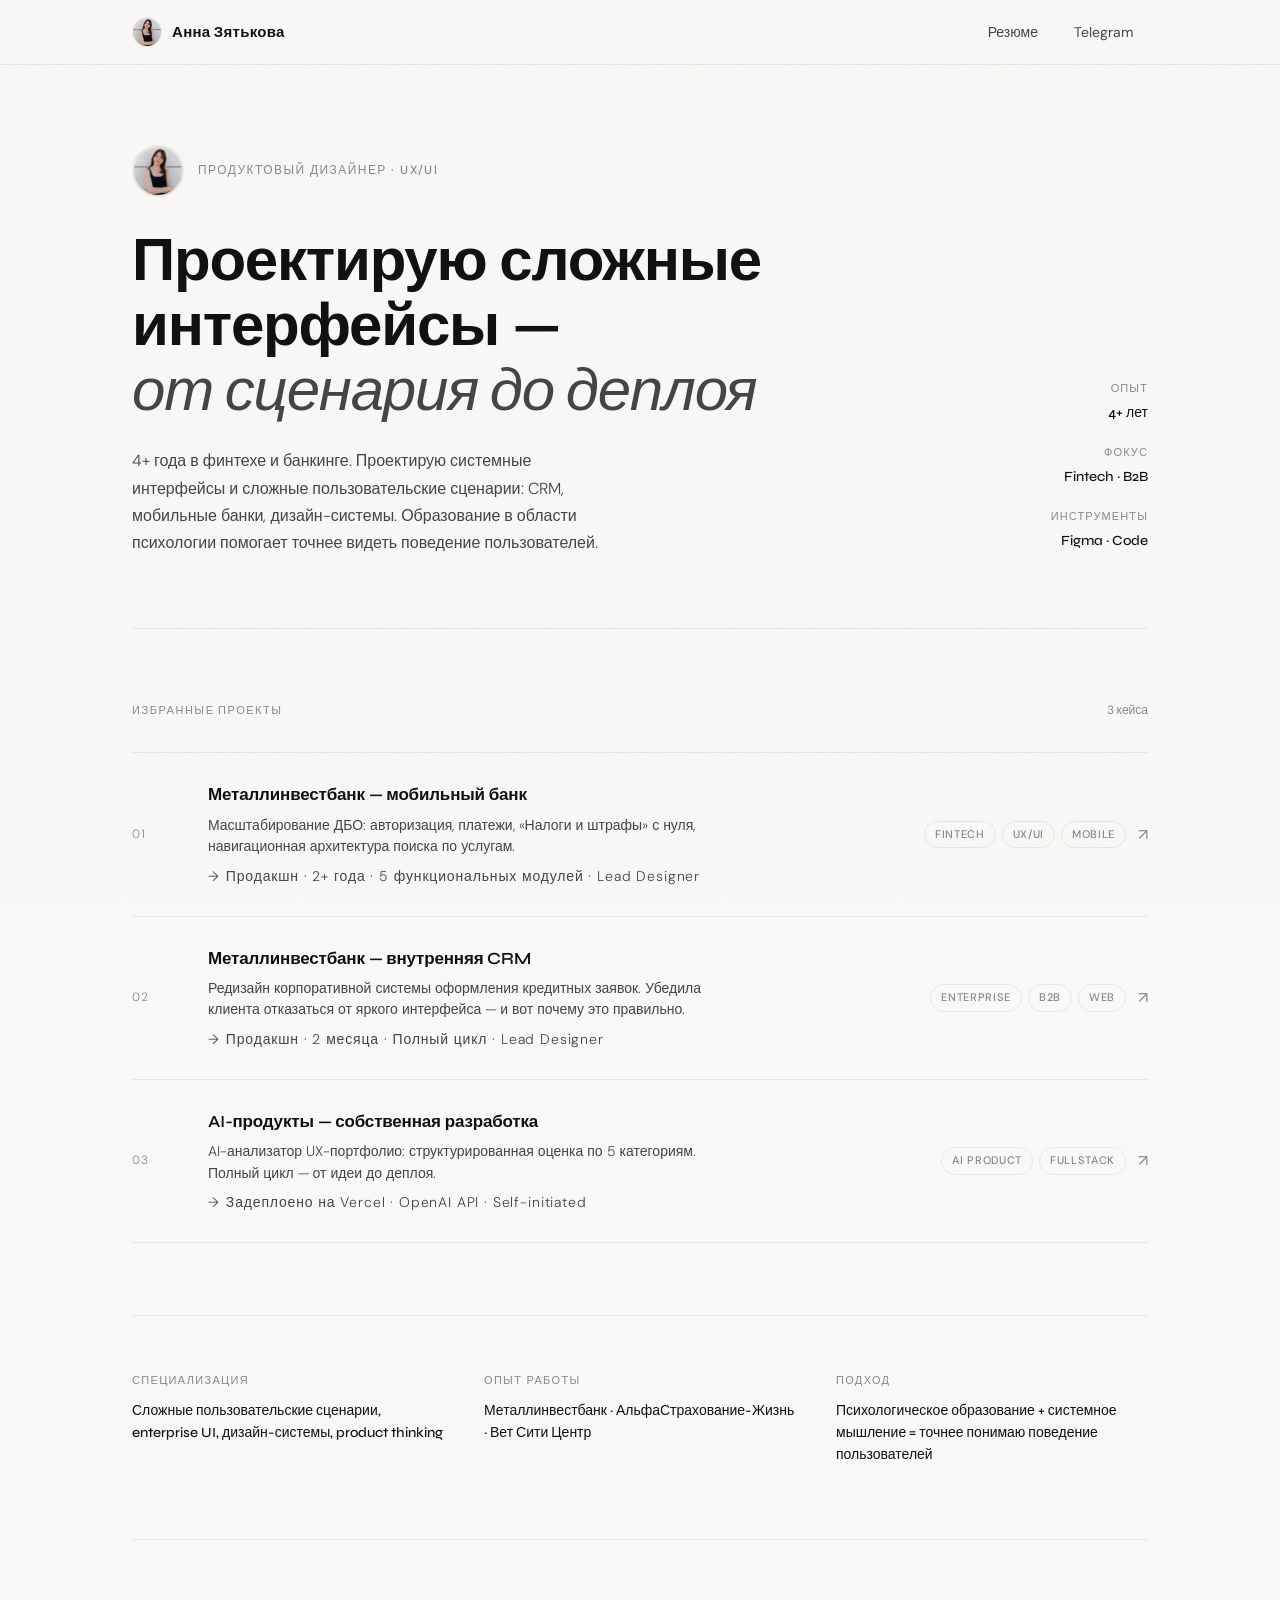
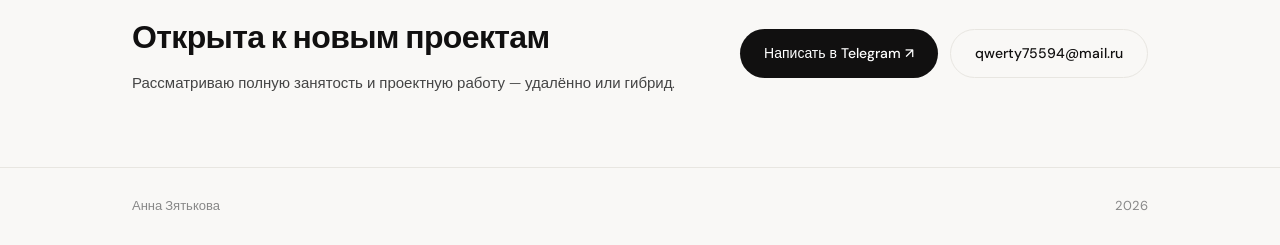
<file: index.html>
<!DOCTYPE html>
<html lang="ru">
<head>
<meta charset="UTF-8">
<meta name="viewport" content="width=device-width, initial-scale=1.0">
<title>Анна Зятькова — Продуктовый дизайнер</title>
<meta name="description" content="Продуктовый дизайнер с 4+ годами в финтехе и банкинге. Проектирую сложные интерфейсы, CRM-системы, мобильные приложения и дизайн-системы.">
<meta property="og:title" content="Анна Зятькова — Продуктовый дизайнер">
<meta property="og:description" content="Проектирую сложные интерфейсы — от пользовательского сценария до деплоя. Финтех, банкинг, enterprise UI.">
<meta property="og:type" content="website">
<meta property="og:url" content="https://product-designer-portfolio-gamma.vercel.app">
<meta property="og:image" content="https://product-designer-portfolio-gamma.vercel.app/assets/og-cover.png">
<meta name="twitter:card" content="summary_large_image">
<link rel="stylesheet" href="css/style.css">
<style>
/* ── HERO ── */
.hero {
  padding: 80px 0 72px;
  display: grid; grid-template-columns: 1fr auto;
  gap: 60px; align-items: end;
  border-bottom: 1px solid var(--border);
}
.hero-top { display: flex; align-items: center; gap: 14px; margin-bottom: 32px; }
.hero-avatar {
  width: 52px; height: 52px; border-radius: 50%; overflow: hidden;
  border: 2px solid var(--border); flex-shrink: 0; background: var(--border);
}
.hero-avatar img { width: 100%; height: 100%; object-fit: cover; display: block; }
.hero-label {
  font-size: 12px; font-weight: 500; letter-spacing: 0.12em;
  text-transform: uppercase; color: var(--ink-tertiary);
}
.hero h1 {
  font-family: var(--font-display); font-size: clamp(36px, 5vw, 60px);
  font-weight: 600; line-height: 1.08; letter-spacing: -0.02em;
  margin-bottom: 24px; color: var(--ink);
}
.hero h1 em { font-style: italic; font-weight: 400; color: var(--ink-secondary); }
.hero-desc {
  font-size: 16px; line-height: 1.7; color: var(--ink-secondary);
  max-width: 480px; font-weight: 300;
}
.hero-meta { display: flex; flex-direction: column; align-items: flex-end; gap: 20px; padding-bottom: 4px; }
.hero-meta-item { text-align: right; }
.hero-meta-label {
  font-size: 11px; letter-spacing: 0.1em; text-transform: uppercase;
  color: var(--ink-tertiary); margin-bottom: 4px;
}
.hero-meta-value { font-family: var(--font-display); font-size: 14px; font-weight: 500; color: var(--ink); }

/* ── SECTION ── */
.section { padding: 72px 0; }

/* ── PROJECT CARDS ── */
.projects { display: flex; flex-direction: column; border-top: 1px solid var(--border); }
.project-card {
  display: grid; grid-template-columns: 48px 1fr auto;
  gap: 28px; align-items: center; padding: 28px 0;
  border-bottom: 1px solid var(--border);
  text-decoration: none; color: var(--ink); transition: all 0.2s;
}
.project-card:hover {
  padding-left: 12px; padding-right: 12px; margin: 0 -12px;
  background: var(--surface); border-radius: var(--radius-md); border-color: transparent;
}
.project-num { font-size: 12px; color: var(--ink-tertiary); font-weight: 300; letter-spacing: 0.05em; }
.project-info h3 {
  font-family: var(--font-display); font-size: 17px; font-weight: 600;
  margin-bottom: 6px; letter-spacing: -0.01em;
}
.project-info p { font-size: 14px; color: var(--ink-secondary); font-weight: 300; line-height: 1.55; max-width: 500px; }
.project-fact {
  font-size: 11px; font-weight: 500; letter-spacing: 0.06em;
  color: var(--accent); margin-top: 8px; display: flex; align-items: center; gap: 6px;
}
.project-fact::before { content: '→'; }
.project-right { display: flex; align-items: center; gap: 12px; }
.project-tags { display: flex; gap: 6px; flex-wrap: wrap; justify-content: flex-end; }
.project-card:hover .tag { background: var(--card-hover); }
.arrow-icon { font-size: 16px; color: var(--ink-tertiary); transition: all 0.2s; }
.project-card:hover .arrow-icon { color: var(--ink); transform: translate(3px, -3px); }

/* ── ABOUT ── */
.about-strip {
  padding: 56px 0 72px; border-top: 1px solid var(--border);
  display: grid; grid-template-columns: 1fr 1fr 1fr; gap: 40px;
}
.about-item-label {
  font-size: 11px; font-weight: 500; letter-spacing: 0.12em;
  text-transform: uppercase; color: var(--ink-tertiary); margin-bottom: 10px;
}
.about-item-value { font-family: var(--font-display); font-size: 14px; font-weight: 500; color: var(--ink); line-height: 1.6; }

/* ── CTA / CONTACT ── */
.contact-strip {
  padding: 72px 0;
  border-top: 1px solid var(--border);
  display: flex; justify-content: space-between; align-items: center;
}
.contact-text h2 {
  font-family: var(--font-display); font-size: clamp(22px, 3vw, 32px);
  font-weight: 600; letter-spacing: -0.02em; margin-bottom: 8px;
}
.contact-text p { font-size: 15px; color: var(--ink-secondary); font-weight: 300; }
.contact-links { display: flex; gap: 12px; flex-shrink: 0; }
.contact-btn {
  display: inline-flex; align-items: center; gap: 8px;
  padding: 12px 24px; border-radius: var(--radius-sm); font-size: 14px; font-weight: 500;
  text-decoration: none; transition: all 0.2s;
}
.contact-btn.primary { background: var(--ink); color: #fff; }
.contact-btn.primary:hover { opacity: 0.85; transform: translateY(-1px); }
.contact-btn.secondary { border: 1px solid var(--border); color: var(--ink); }
.contact-btn.secondary:hover { background: var(--surface); border-color: var(--ink-secondary); }

/* ── RESPONSIVE ── */
@media (max-width: 768px) {
  .hero { grid-template-columns: 1fr; padding: 56px 0; gap: 32px; }
  .hero-meta { align-items: flex-start; flex-direction: row; flex-wrap: wrap; gap: 20px; }
  .hero-meta-item { text-align: left; }
  .project-card { grid-template-columns: 1fr auto; gap: 16px; }
  .project-num, .project-tags { display: none; }
  .about-strip { grid-template-columns: 1fr; gap: 24px; }
  .contact-strip { flex-direction: column; gap: 32px; align-items: flex-start; }
  .contact-links { flex-direction: column; width: 100%; }
  .contact-btn { justify-content: center; }
}
</style>
</head>
<body>

<header>
  <div class="wrap">
    <nav class="nav">
      <div class="nav-left">
        <div class="nav-photo">
          <img src="assets/photo.jpg" alt="Анна" loading="lazy">
        </div>
        <a href="index.html" class="logo">Анна Зятькова</a>
      </div>
      <div class="nav-links">
        <a href="https://hh.ru/resume/ab6c2427ff0cc336e70039ed1f374e78724d79" target="_blank" rel="noopener">Резюме</a>
        <a href="https://t.me/Avoktaiz" target="_blank" rel="noopener">Telegram</a>
      </div>
    </nav>
  </div>
</header>

<main>
  <div class="wrap">

    <section class="hero">
      <div class="hero-text">
        <div class="hero-top fade-1">
          <div class="hero-avatar">
            <img src="assets/photo.jpg" alt="Анна Зятькова">
          </div>
          <span class="hero-label">Продуктовый дизайнер · UX/UI</span>
        </div>
        <h1 class="fade-2">Проектирую сложные интерфейсы —<br><em>от сценария до деплоя</em></h1>
        <p class="hero-desc fade-3">4+ года в финтехе и банкинге. Проектирую системные интерфейсы и сложные пользовательские сценарии: CRM, мобильные банки, дизайн-системы. Образование в области психологии помогает точнее видеть поведение пользователей.</p>
      </div>
      <div class="hero-meta fade-4">
        <div class="hero-meta-item">
          <div class="hero-meta-label">Опыт</div>
          <div class="hero-meta-value">4+ лет</div>
        </div>
        <div class="hero-meta-item">
          <div class="hero-meta-label">Фокус</div>
          <div class="hero-meta-value">Fintech · B2B</div>
        </div>
        <div class="hero-meta-item">
          <div class="hero-meta-label">Инструменты</div>
          <div class="hero-meta-value">Figma · Code</div>
        </div>
      </div>
    </section>

    <section class="section">
      <div class="section-header">
        <span class="section-title">Избранные проекты</span>
        <span style="font-size:12px;color:var(--ink-tertiary);">3 кейса</span>
      </div>
      <div class="projects">
        <a href="mobile-bank.html" class="project-card fade-5">
          <span class="project-num">01</span>
          <div class="project-info">
            <h3>Металлинвестбанк — мобильный банк</h3>
            <p>Масштабирование ДБО: авторизация, платежи, «Налоги и штрафы» с нуля, навигационная архитектура поиска по услугам.</p>
            <p class="project-fact">Продакшн · 2+ года · 5 функциональных модулей · Lead Designer</p>
          </div>
          <div class="project-right">
            <div class="project-tags"><span class="tag">Fintech</span><span class="tag">UX/UI</span><span class="tag">Mobile</span></div>
            <span class="arrow-icon">↗</span>
          </div>
        </a>
        <a href="crm.html" class="project-card fade-6">
          <span class="project-num">02</span>
          <div class="project-info">
            <h3>Металлинвестбанк — внутренняя CRM</h3>
            <p>Редизайн корпоративной системы оформления кредитных заявок. Убедила клиента отказаться от яркого интерфейса — и вот почему это правильно.</p>
            <p class="project-fact">Продакшн · 2 месяца · Полный цикл · Lead Designer</p>
          </div>
          <div class="project-right">
            <div class="project-tags"><span class="tag">Enterprise</span><span class="tag">B2B</span><span class="tag">Web</span></div>
            <span class="arrow-icon">↗</span>
          </div>
        </a>
        <a href="ai-portfolio.html" class="project-card fade-7">
          <span class="project-num">03</span>
          <div class="project-info">
            <h3>AI-продукты — собственная разработка</h3>
            <p>AI-анализатор UX-портфолио: структурированная оценка по 5 категориям. Полный цикл — от идеи до деплоя.</p>
            <p class="project-fact">Задеплоено на Vercel · OpenAI API · Self-initiated</p>
          </div>
          <div class="project-right">
            <div class="project-tags"><span class="tag">AI Product</span><span class="tag">Fullstack</span></div>
            <span class="arrow-icon">↗</span>
          </div>
        </a>
      </div>
    </section>

    <div class="about-strip">
      <div class="about-item">
        <div class="about-item-label">Специализация</div>
        <div class="about-item-value">Сложные пользовательские сценарии, enterprise UI, дизайн-системы, product thinking</div>
      </div>
      <div class="about-item">
        <div class="about-item-label">Опыт работы</div>
        <div class="about-item-value">Металлинвестбанк · АльфаСтрахование-Жизнь · Вет Сити Центр</div>
      </div>
      <div class="about-item">
        <div class="about-item-label">Подход</div>
        <div class="about-item-value">Психологическое образование + системное мышление = точнее понимаю поведение пользователей</div>
      </div>
    </div>

    <div class="contact-strip">
      <div class="contact-text">
        <h2>Открыта к новым проектам</h2>
        <p>Рассматриваю полную занятость и проектную работу — удалённо или гибрид.</p>
      </div>
      <div class="contact-links">
        <a href="https://t.me/Avoktaiz" target="_blank" rel="noopener" class="contact-btn primary">Написать в Telegram ↗</a>
        <a href="mailto:qwerty75594@mail.ru" class="contact-btn secondary">qwerty75594@mail.ru</a>
      </div>
    </div>

  </div>
</main>

<footer>
  <div class="wrap">
    <div class="footer-inner">
      <span class="footer-name">Анна Зятькова</span>
      <span class="footer-copy">2026</span>
    </div>
  </div>
</footer>

</body>
</html>
                                                                                                                                                                                                                           
</file>
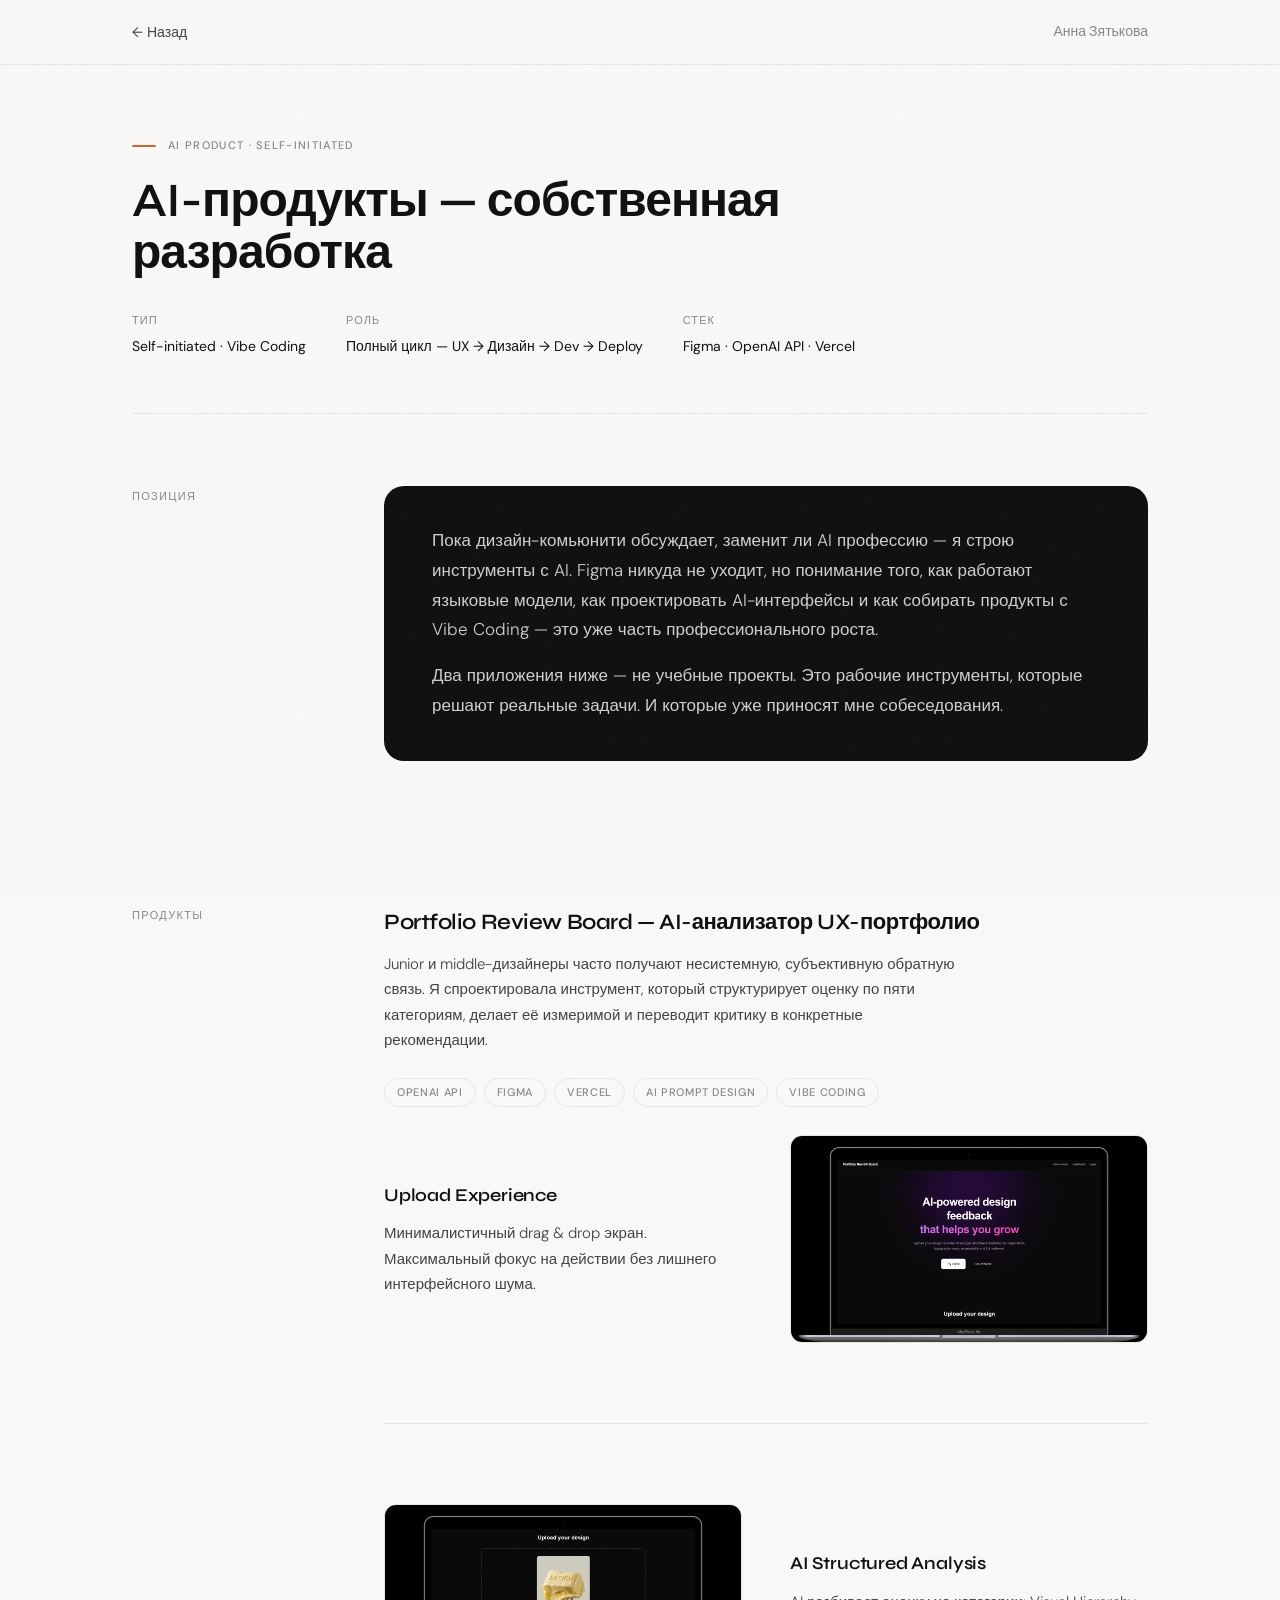
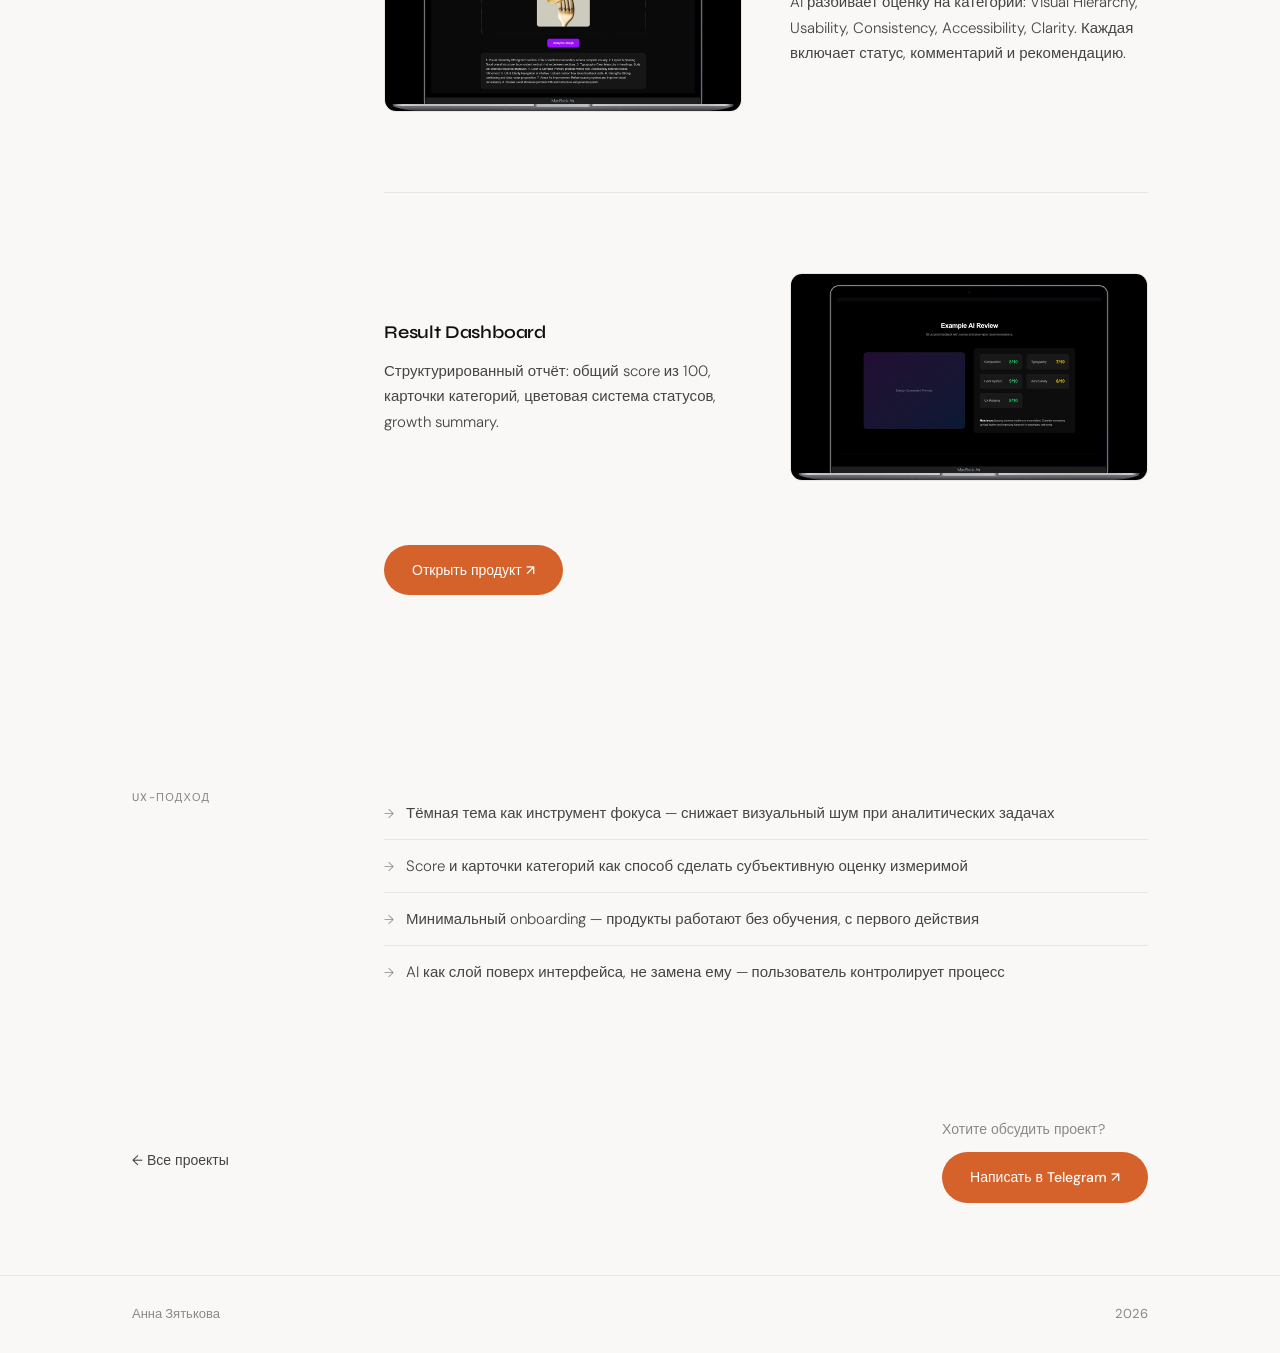
<file: ai-portfolio.html>
<!DOCTYPE html>
<html lang="ru">
<head>
<meta charset="UTF-8">
<meta name="viewport" content="width=device-width, initial-scale=1.0">
<title>AI-продукты — собственная разработка · Анна Зятькова</title>
<meta name="description" content="Два AI-приложения собственной разработки: анализатор UX-портфолио и трекер вакансий с чат-ассистентом. Полный цикл — UX, дизайн, разработка, деплой.">
<meta property="og:title" content="AI-продукты — собственная разработка">
<meta property="og:description" content="Дизайнер, который строит с AI — не ждёт, пока AI придёт в профессию.">
<meta property="og:image" content="https://product-designer-portfolio-gamma.vercel.app/assets/hero.jpg">
<link rel="stylesheet" href="css/style.css">
<style>
.pov-block {
  background: var(--ink);
  border-radius: 20px;
  padding: 40px 48px;
}
.pov-block p {
  font-size: 17px !important;
  line-height: 1.75 !important;
  color: rgba(255,255,255,0.8) !important;
  font-weight: 300 !important;
  margin-bottom: 0 !important;
}
.pov-block p + p { margin-top: 16px !important; }

.product-block {
  padding: 48px 0;
  border-top: 1px solid var(--border);
}
.product-block:first-child { border-top: none; padding-top: 0; }

.product-num {
  font-size: 11px; font-weight: 500; letter-spacing: 0.1em;
  text-transform: uppercase; color: var(--ink-tertiary); margin-bottom: 16px;
}
.product-title {
  font-family: var(--font-display); font-size: 22px; font-weight: 600;
  letter-spacing: -0.02em; margin-bottom: 12px; color: var(--ink);
}
.product-desc {
  font-size: 15px; line-height: 1.7; color: var(--ink-secondary);
  font-weight: 300; margin-bottom: 24px; max-width: 580px;
}
.tech-row { display: flex; flex-wrap: wrap; gap: 8px; margin-bottom: 28px; }
.tech-tag {
  font-size: 11px; font-weight: 500; letter-spacing: 0.06em;
  text-transform: uppercase; color: var(--ink-tertiary);
  background: var(--bg); border: 1px solid var(--border);
  padding: 5px 12px; border-radius: var(--radius-sm);
}
.case-note {
  font-size: 13px !important; color: var(--ink-tertiary) !important;
  font-style: italic; margin-top: 16px !important;
}
@media (max-width: 768px) {
  .pov-block { padding: 28px 24px; }
  .pov-block p { font-size: 15px !important; }
}
</style>
</head>
<body>

<header>
  <div class="wrap">
    <nav class="nav">
      <a href="index.html" class="back-link">← Назад</a>
      <a href="index.html" class="nav-brand">Анна Зятькова</a>
    </nav>
  </div>
</header>

<main>
<div class="wrap">

  <div class="case-header">
    <p class="case-label fade-1">AI Product · Self-initiated</p>
    <h1 class="fade-2">AI-продукты — собственная разработка</h1>
    <div class="case-meta-row fade-3">
      <div class="case-meta-item">
        <span class="case-meta-label">Тип</span>
        <span class="case-meta-value">Self-initiated · Vibe Coding</span>
      </div>
      <div class="case-meta-item">
        <span class="case-meta-label">Роль</span>
        <span class="case-meta-value">Полный цикл — UX → Дизайн → Dev → Deploy</span>
      </div>
      <div class="case-meta-item">
        <span class="case-meta-label">Стек</span>
        <span class="case-meta-value">Figma · OpenAI API · Vercel</span>
      </div>
    </div>
  </div>

  <div class="case-content">

    <div class="case-section">
      <div class="section-label">Позиция</div>
      <div class="section-body">
        <div class="pov-block">
          <p>Пока дизайн-комьюнити обсуждает, заменит ли AI профессию — я строю инструменты с AI. Figma никуда не уходит, но понимание того, как работают языковые модели, как проектировать AI-интерфейсы и как собирать продукты с Vibe Coding — это уже часть профессионального роста.</p>
          <p>Два приложения ниже — не учебные проекты. Это рабочие инструменты, которые решают реальные задачи. И которые уже приносят мне собеседования.</p>
        </div>
      </div>
    </div>

    <div class="case-section">
      <div class="section-label">Продукты</div>
      <div class="section-body">

        <div class="product-block">
          <div class="product-title">Portfolio Review Board — AI-анализатор UX-портфолио</div>
          <div class="product-desc">Junior и middle-дизайнеры часто получают несистемную, субъективную обратную связь. Я спроектировала инструмент, который структурирует оценку по пяти категориям, делает её измеримой и переводит критику в конкретные рекомендации.</div>
          <div class="tech-row">
            <span class="tech-tag">OpenAI API</span>
            <span class="tech-tag">Figma</span>
            <span class="tech-tag">Vercel</span>
            <span class="tech-tag">AI Prompt Design</span>
            <span class="tech-tag">Vibe Coding</span>
          </div>

          <div class="split-row" style="margin-top:0;">
            <div class="split-text">
              <h3>Upload Experience</h3>
              <p>Минималистичный drag & drop экран. Максимальный фокус на действии без лишнего интерфейсного шума.</p>
            </div>
            <div class="split-img">
              <img src="assets/upload.jpg" alt="Upload Screen" loading="lazy">
            </div>
          </div>

          <div class="split-row reverse">
            <div class="split-text">
              <h3>AI Structured Analysis</h3>
              <p>AI разбивает оценку на категории: Visual Hierarchy, Usability, Consistency, Accessibility, Clarity. Каждая включает статус, комментарий и рекомендацию.</p>
            </div>
            <div class="split-img">
              <img src="assets/analysis.jpg" alt="AI Analysis" loading="lazy">
            </div>
          </div>

          <div class="split-row">
            <div class="split-text">
              <h3>Result Dashboard</h3>
              <p>Структурированный отчёт: общий score из 100, карточки категорий, цветовая система статусов, growth summary.</p>
            </div>
            <div class="split-img">
              <img src="assets/dashboard.jpg" alt="Result Dashboard" loading="lazy">
            </div>
          </div>

          <div style="margin-top:32px;">
            <a href="https://portfolio-review-sand.vercel.app/" target="_blank" rel="noopener" class="cta-btn">Открыть продукт ↗</a>
          </div>
        </div>


      </div>
    </div>

    <div class="case-section">
      <div class="section-label">UX-подход</div>
      <div class="section-body">
        <ul class="result-list light">
          <li>Тёмная тема как инструмент фокуса — снижает визуальный шум при аналитических задачах</li>
          <li>Score и карточки категорий как способ сделать субъективную оценку измеримой</li>
          <li>Минимальный onboarding — продукты работают без обучения, с первого действия</li>
          <li>AI как слой поверх интерфейса, не замена ему — пользователь контролирует процесс</li>
        </ul>
      </div>
    </div>

  </div>

  <div class="case-footer">
    <a href="index.html" class="back-btn">← Все проекты</a>
    <a href="https://t.me/Avoktaiz" target="_blank" rel="noopener" style="text-decoration:none;">
      <p style="font-size:14px;color:var(--ink-tertiary);margin-bottom:12px;">Хотите обсудить проект?</p>
      <span class="cta-btn" style="margin-top:0;">Написать в Telegram ↗</span>
    </a>
  </div>

</div>
</main>

<footer>
  <div class="wrap">
    <div class="footer-inner">
      <span class="footer-name">Анна Зятькова</span>
      <span class="footer-copy">2026</span>
    </div>
  </div>
</footer>

</body>
</html>
                                                                                                                                                                                                                                                                                                                                                                                                                                                                                                                                                                                                                                                                                                                                                                                                                                                                                                                                                                                                                                                                                                                                                                                                                                                                                                                                                                                                                                                                                                                                                                                                                                                                                                                                                                                                                                                                                                                                                                                                         
</file>
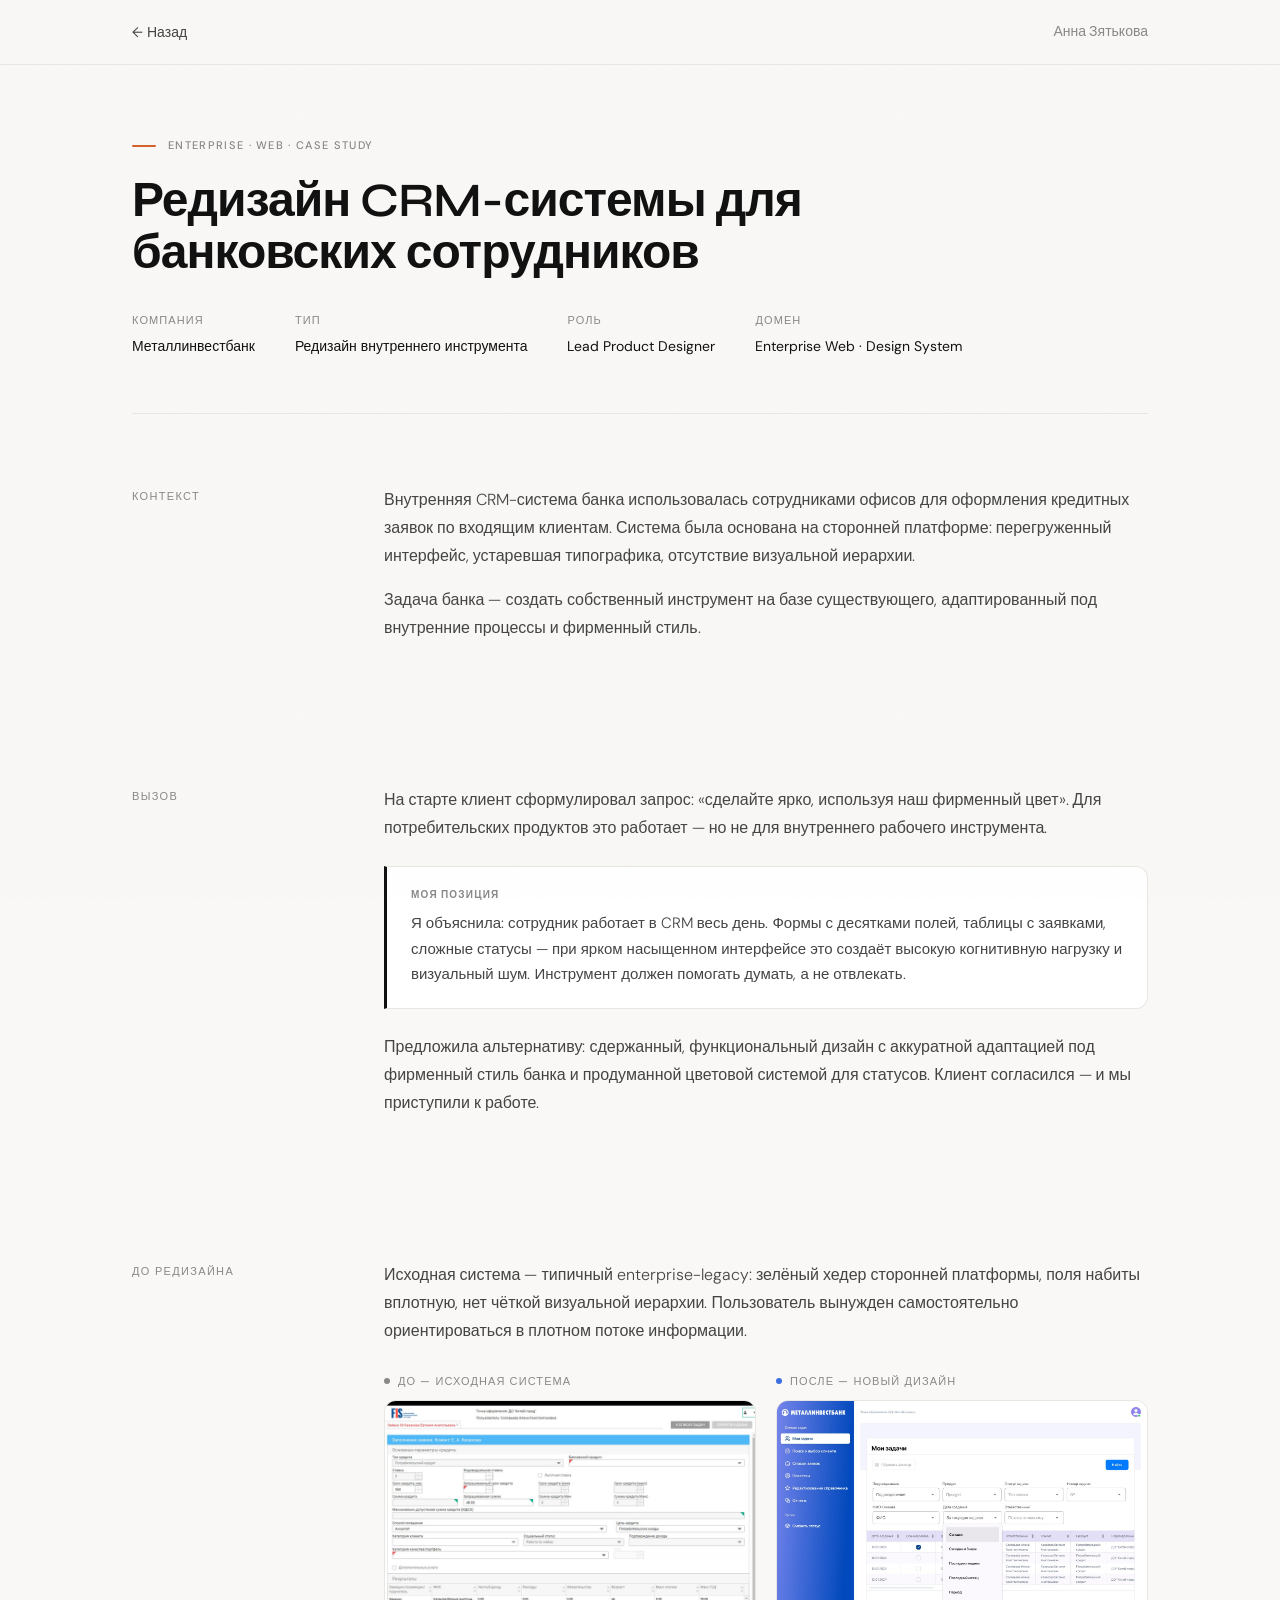
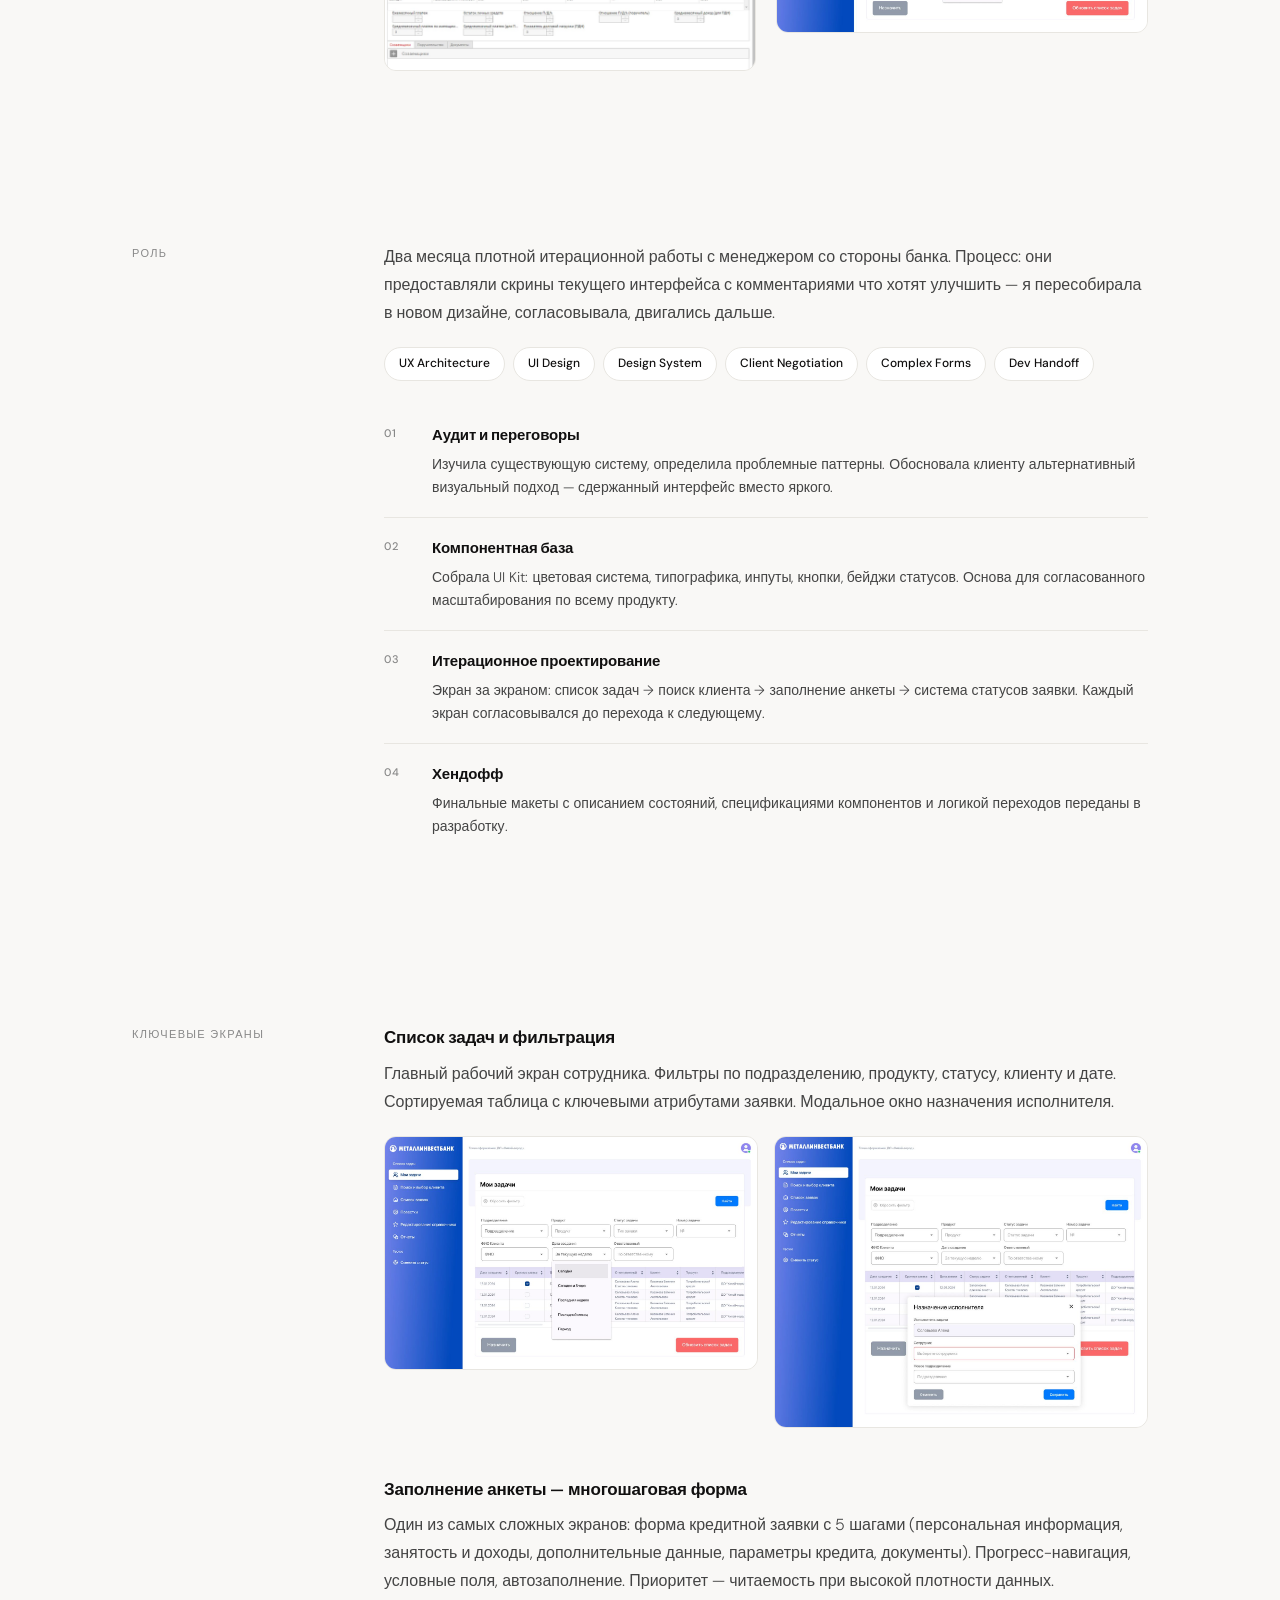
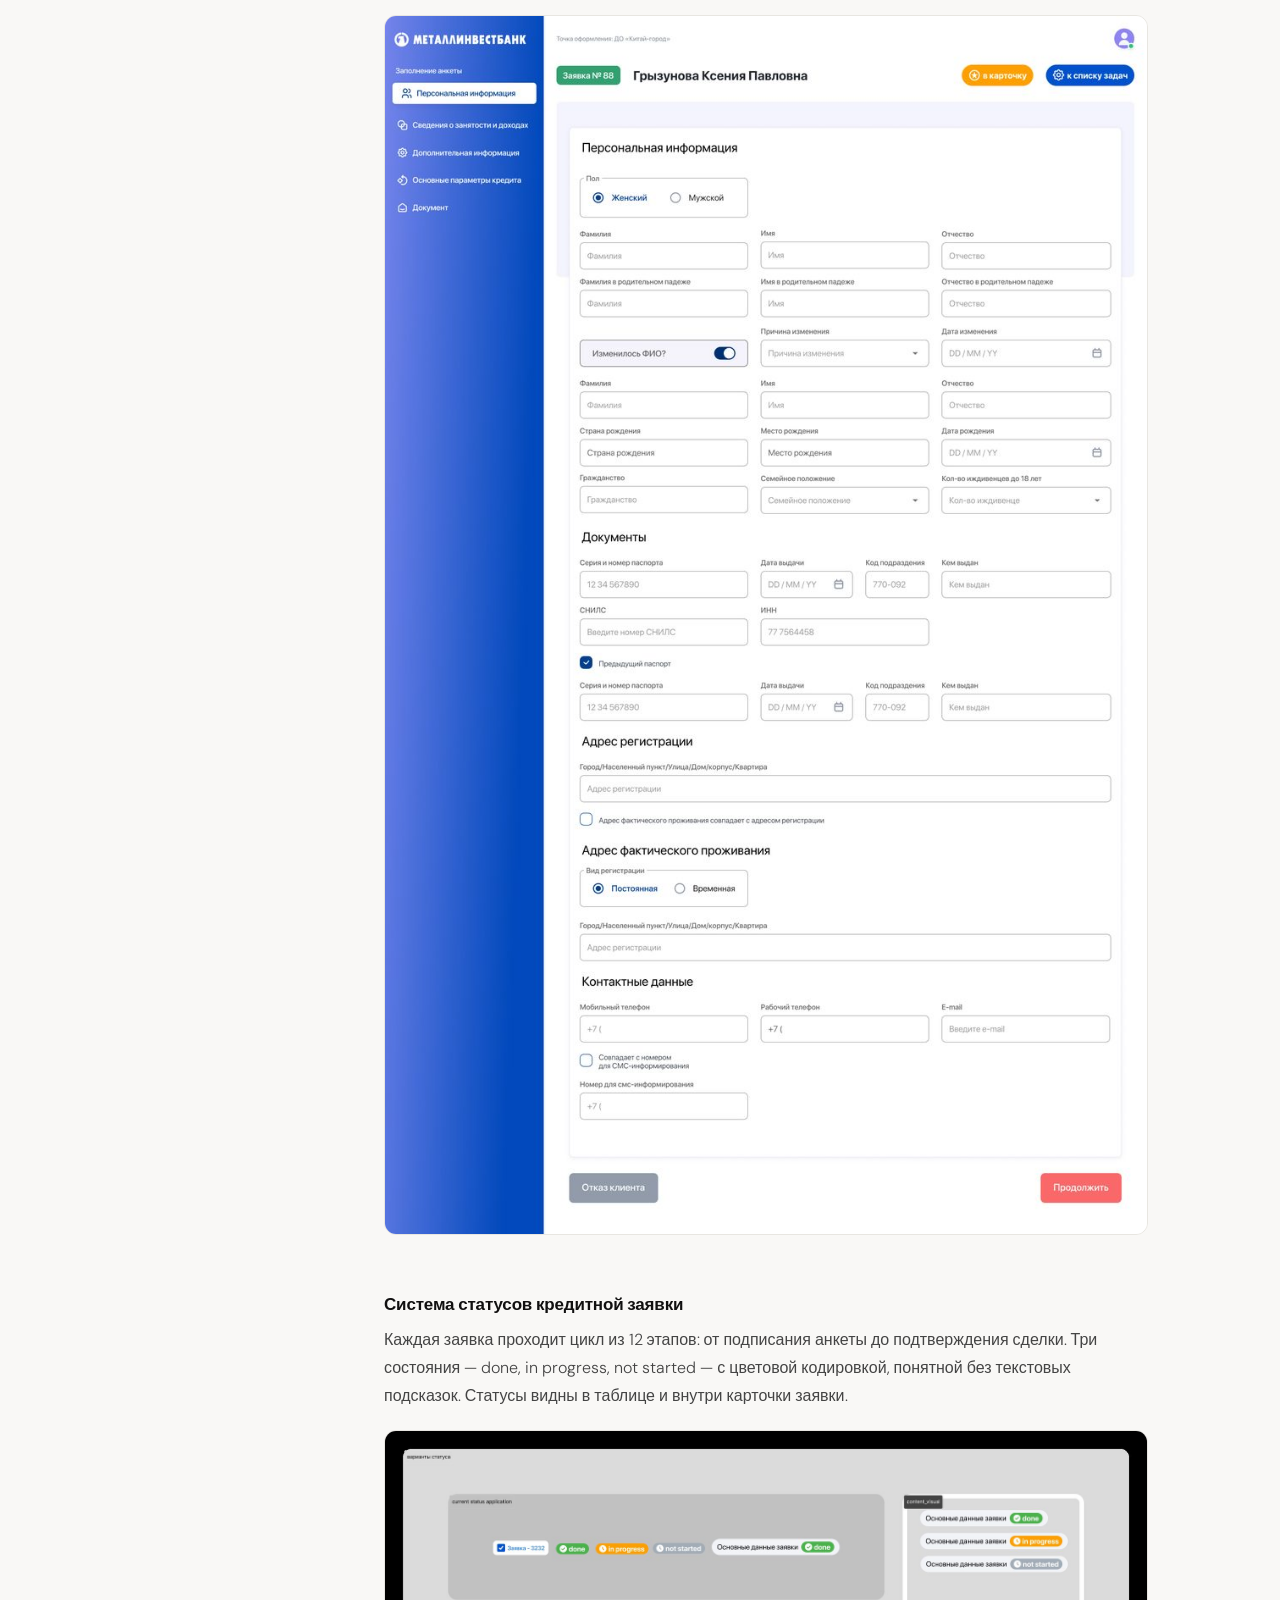
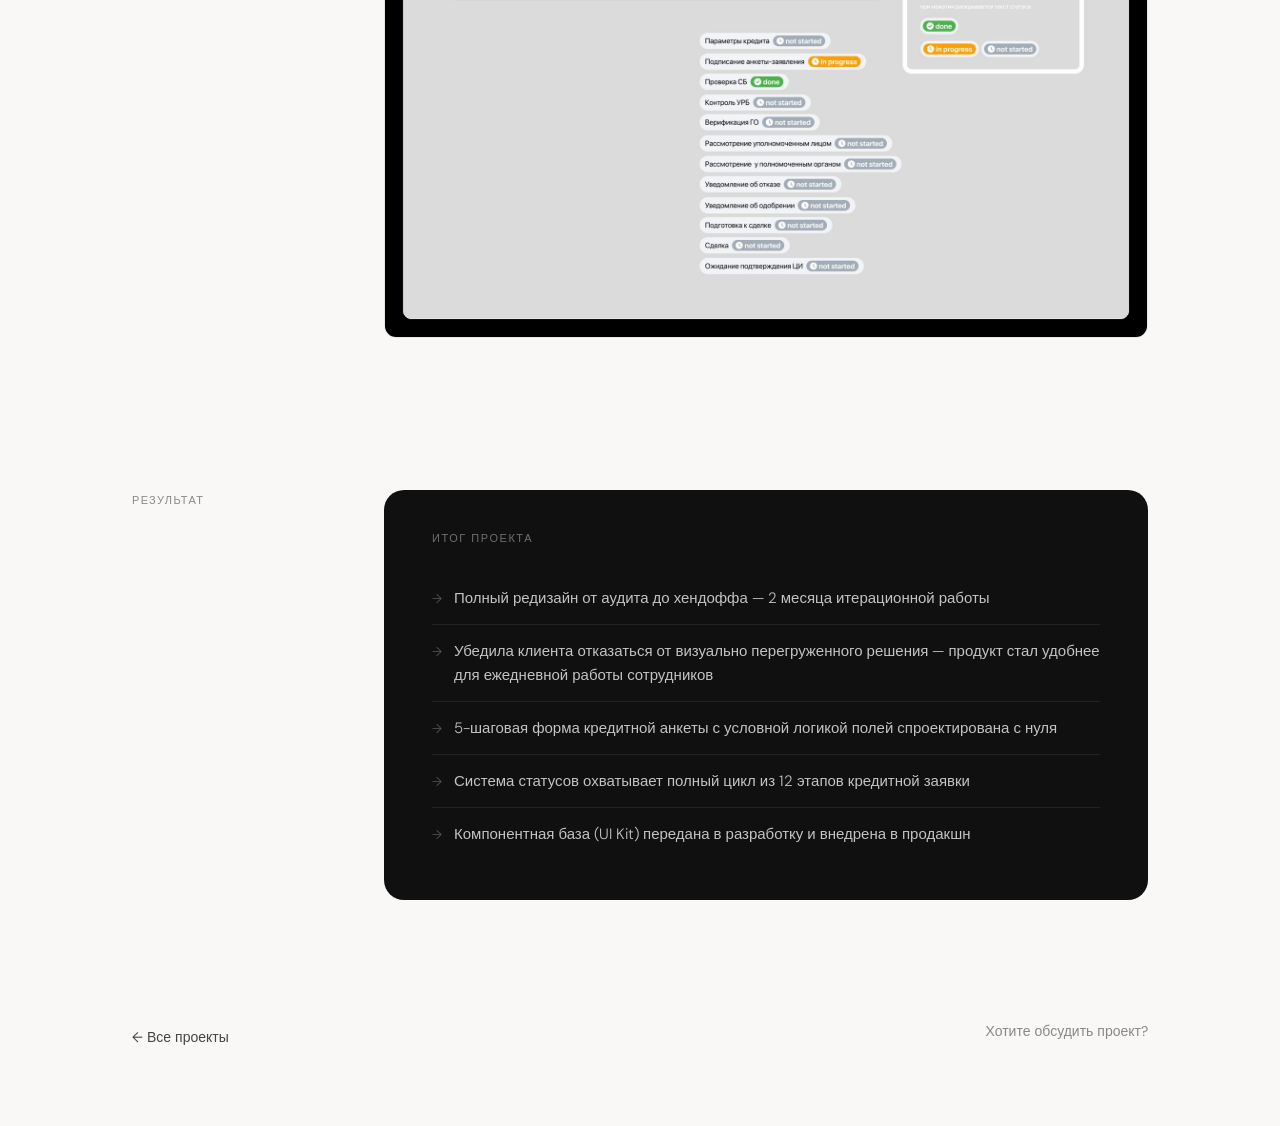
<file: crm.html>
<!DOCTYPE html>
<html lang="ru">
<head>
<meta charset="UTF-8">
<meta name="viewport" content="width=device-width, initial-scale=1.0">
<title>CRM Металлинвестбанк — редизайн · Анна Зятькова</title>
<meta name="description" content="Кейс: редизайн внутренней CRM-системы Металлинвестбанка для оформления кредитных заявок сотрудниками.">
<meta property="og:title" content="CRM Металлинвестбанк — редизайн внутренней системы">
<meta property="og:description" content="Enterprise UX: редизайн сложного банковского внутреннего инструмента. Убедила клиента отказаться от яркого интерфейса.">
<meta property="og:image" content="https://product-designer-portfolio-gamma.vercel.app/assets/crm-tasks.jpg">
<link rel="stylesheet" href="css/style.css">
<style>
/* ── BEFORE / AFTER ── */
.before-after {
  display: grid;
  grid-template-columns: 1fr 1fr;
  gap: 20px;
  margin: 28px 0;
}
.ba-item {}
.ba-label {
  font-size: 11px; font-weight: 500; letter-spacing: 0.1em;
  text-transform: uppercase; color: var(--ink-tertiary);
  margin-bottom: 10px; display: flex; align-items: center; gap: 8px;
}
.ba-label .ba-dot {
  width: 6px; height: 6px; border-radius: 50%; flex-shrink: 0;
}
.ba-dot.before { background: var(--ink-tertiary); }
.ba-dot.after  { background: #3B6FE0; }
.ba-item img {
  width: 100%; height: auto; border-radius: 12px;
  border: 1px solid var(--border); display: block;
}

/* ── INSIGHT BLOCK ── */
.insight-block {
  background: var(--surface);
  border: 1px solid var(--border);
  border-left: 3px solid var(--ink);
  border-radius: 0 12px 12px 0;
  padding: 20px 24px;
  margin: 24px 0;
}
.insight-block p {
  font-size: 15px !important;
  line-height: 1.7 !important;
  color: var(--ink-secondary) !important;
  font-weight: 300 !important;
  margin-bottom: 0 !important;
}
.insight-label {
  font-size: 10px; font-weight: 600; letter-spacing: 0.12em;
  text-transform: uppercase; color: var(--ink-tertiary);
  margin-bottom: 8px;
}

/* ── SCREENS GRID ── */
.screens-2 {
  display: grid;
  grid-template-columns: 1fr 1fr;
  gap: 16px;
  margin: 24px 0;
}
.screens-2 img {
  width: 100%; height: auto; border-radius: 12px;
  border: 1px solid var(--border); display: block;
}

/* ── PROCESS STEP ── */
.process-steps { margin: 24px 0; }
.process-step {
  display: flex; gap: 20px; padding: 18px 0;
  border-bottom: 1px solid var(--border);
}
.process-step:last-child { border-bottom: none; }
.step-num {
  font-size: 11px; font-weight: 500; letter-spacing: 0.06em;
  color: var(--ink-tertiary); min-width: 28px; padding-top: 2px;
}
.step-body h4 {
  font-family: var(--font-display); font-size: 15px; font-weight: 600;
  margin-bottom: 6px; letter-spacing: -0.01em;
}
.step-body p {
  font-size: 14px !important; line-height: 1.65 !important;
  color: var(--ink-secondary) !important; font-weight: 300 !important;
}

@media (max-width: 860px) {
  .before-after { grid-template-columns: 1fr; }
  .screens-2 { grid-template-columns: 1fr; }
}
</style>
</head>
<body>

<header>
  <div class="wrap">
    <nav class="nav">
      <a href="index.html" class="back-link">← Назад</a>
      <a href="index.html" class="nav-brand">Анна Зятькова</a>
    </nav>
  </div>
</header>

<main>
<div class="wrap">

  <div class="case-header">
    <p class="case-label fade-1">Enterprise · Web · Case Study</p>
    <h1 class="fade-2">Редизайн CRM-системы для банковских сотрудников</h1>
    <div class="case-meta-row fade-3">
      <div class="case-meta-item">
        <span class="case-meta-label">Компания</span>
        <span class="case-meta-value">Металлинвестбанк</span>
      </div>
      <div class="case-meta-item">
        <span class="case-meta-label">Тип</span>
        <span class="case-meta-value">Редизайн внутреннего инструмента</span>
      </div>
      <div class="case-meta-item">
        <span class="case-meta-label">Роль</span>
        <span class="case-meta-value">Lead Product Designer</span>
      </div>
      <div class="case-meta-item">
        <span class="case-meta-label">Домен</span>
        <span class="case-meta-value">Enterprise Web · Design System</span>
      </div>
    </div>
  </div>

  <div class="case-content">

    <div class="case-section">
      <div class="section-label">Контекст</div>
      <div class="section-body">
        <p>Внутренняя CRM-система банка использовалась сотрудниками офисов для оформления кредитных заявок по входящим клиентам. Система была основана на сторонней платформе: перегруженный интерфейс, устаревшая типографика, отсутствие визуальной иерархии.</p>
        <p>Задача банка — создать собственный инструмент на базе существующего, адаптированный под внутренние процессы и фирменный стиль.</p>
      </div>
    </div>

    <div class="case-section">
      <div class="section-label">Вызов</div>
      <div class="section-body">
        <p>На старте клиент сформулировал запрос: «сделайте ярко, используя наш фирменный цвет». Для потребительских продуктов это работает — но не для внутреннего рабочего инструмента.</p>

        <div class="insight-block">
          <div class="insight-label">Моя позиция</div>
          <p>Я объяснила: сотрудник работает в CRM весь день. Формы с десятками полей, таблицы с заявками, сложные статусы — при ярком насыщенном интерфейсе это создаёт высокую когнитивную нагрузку и визуальный шум. Инструмент должен помогать думать, а не отвлекать.</p>
        </div>

        <p>Предложила альтернативу: сдержанный, функциональный дизайн с аккуратной адаптацией под фирменный стиль банка и продуманной цветовой системой для статусов. Клиент согласился — и мы приступили к работе.</p>
      </div>
    </div>

    <div class="case-section">
      <div class="section-label">До редизайна</div>
      <div class="section-body">
        <p>Исходная система — типичный enterprise-legacy: зелёный хедер сторонней платформы, поля набиты вплотную, нет чёткой визуальной иерархии. Пользователь вынужден самостоятельно ориентироваться в плотном потоке информации.</p>
        <div class="before-after">
          <div class="ba-item">
            <div class="ba-label"><span class="ba-dot before"></span>До — исходная система</div>
            <img src="assets/crm-before.jpg" alt="CRM до редизайна" loading="lazy">
          </div>
          <div class="ba-item">
            <div class="ba-label"><span class="ba-dot after"></span>После — новый дизайн</div>
            <img src="assets/crm-tasks.jpg" alt="CRM после редизайна — список задач" loading="lazy">
          </div>
        </div>
      </div>
    </div>

    <div class="case-section">
      <div class="section-label">Роль</div>
      <div class="section-body">
        <p>Два месяца плотной итерационной работы с менеджером со стороны банка. Процесс: они предоставляли скрины текущего интерфейса с комментариями что хотят улучшить — я пересобирала в новом дизайне, согласовывала, двигались дальше.</p>
        <div class="role-tags">
          <span class="role-tag">UX Architecture</span>
          <span class="role-tag">UI Design</span>
          <span class="role-tag">Design System</span>
          <span class="role-tag">Client Negotiation</span>
          <span class="role-tag">Complex Forms</span>
          <span class="role-tag">Dev Handoff</span>
        </div>

        <div class="process-steps">
          <div class="process-step">
            <span class="step-num">01</span>
            <div class="step-body">
              <h4>Аудит и переговоры</h4>
              <p>Изучила существующую систему, определила проблемные паттерны. Обосновала клиенту альтернативный визуальный подход — сдержанный интерфейс вместо яркого.</p>
            </div>
          </div>
          <div class="process-step">
            <span class="step-num">02</span>
            <div class="step-body">
              <h4>Компонентная база</h4>
              <p>Собрала UI Kit: цветовая система, типографика, инпуты, кнопки, бейджи статусов. Основа для согласованного масштабирования по всему продукту.</p>
            </div>
          </div>
          <div class="process-step">
            <span class="step-num">03</span>
            <div class="step-body">
              <h4>Итерационное проектирование</h4>
              <p>Экран за экраном: список задач → поиск клиента → заполнение анкеты → система статусов заявки. Каждый экран согласовывался до перехода к следующему.</p>
            </div>
          </div>
          <div class="process-step">
            <span class="step-num">04</span>
            <div class="step-body">
              <h4>Хендофф</h4>
              <p>Финальные макеты с описанием состояний, спецификациями компонентов и логикой переходов переданы в разработку.</p>
            </div>
          </div>
        </div>
      </div>
    </div>

    <div class="case-section">
      <div class="section-label">Ключевые экраны</div>
      <div class="section-body">

        <div style="margin-bottom: 48px;">
          <h3 style="font-family:var(--font-display);font-size:17px;font-weight:600;margin-bottom:8px;letter-spacing:-0.01em;">Список задач и фильтрация</h3>
          <p>Главный рабочий экран сотрудника. Фильтры по подразделению, продукту, статусу, клиенту и дате. Сортируемая таблица с ключевыми атрибутами заявки. Модальное окно назначения исполнителя.</p>
          <div class="screens-2" style="margin-top:20px;">
            <img src="assets/crm-tasks.jpg" alt="Список задач" loading="lazy">
            <img src="assets/crm-tasks-modal.jpg" alt="Назначение исполнителя" loading="lazy">
          </div>
        </div>

        <div style="margin-bottom: 48px;">
          <h3 style="font-family:var(--font-display);font-size:17px;font-weight:600;margin-bottom:8px;letter-spacing:-0.01em;">Заполнение анкеты — многошаговая форма</h3>
          <p>Один из самых сложных экранов: форма кредитной заявки с 5 шагами (персональная информация, занятость и доходы, дополнительные данные, параметры кредита, документы). Прогресс-навигация, условные поля, автозаполнение. Приоритет — читаемость при высокой плотности данных.</p>
          <img src="assets/crm-form.jpg" alt="Форма анкеты — персональная информация" loading="lazy" style="border-radius:12px;border:1px solid var(--border);width:100%;margin-top:20px;">
        </div>

        <div>
          <h3 style="font-family:var(--font-display);font-size:17px;font-weight:600;margin-bottom:8px;letter-spacing:-0.01em;">Система статусов кредитной заявки</h3>
          <p>Каждая заявка проходит цикл из 12 этапов: от подписания анкеты до подтверждения сделки. Три состояния — done, in progress, not started — с цветовой кодировкой, понятной без текстовых подсказок. Статусы видны в таблице и внутри карточки заявки.</p>
          <img src="assets/crm-status.jpg" alt="Система статусов заявки" loading="lazy" style="border-radius:12px;border:1px solid var(--border);width:100%;margin-top:20px;">
        </div>

      </div>
    </div>

    <div class="case-section">
      <div class="section-label">Результат</div>
      <div class="section-body">
        <div class="result-card">
          <div class="result-kicker">Итог проекта</div>
          <ul class="result-list">
            <li>Полный редизайн от аудита до хендоффа — 2 месяца итерационной работы</li>
            <li>Убедила клиента отказаться от визуально перегруженного решения — продукт стал удобнее для ежедневной работы сотрудников</li>
            <li>5-шаговая форма кредитной анкеты с условной логикой полей спроектирована с нуля</li>
            <li>Система статусов охватывает полный цикл из 12 этапов кредитной заявки</li>
            <li>Компонентная база (UI Kit) передана в разработку и внедрена в продакшн</li>
          </ul>
        </div>
      </div>
    </div>

  </div>

  <div class="case-footer">
    <a href="index.html" class="back-btn">← Все проекты</a>
    <a href="https://t.me/Avoktaiz" target="_blank" rel="noopener" style="text-decoration:none;">
      <p style="font-size:14px;color:var(--ink-tertiary);margin-bottom:12px;">Хотите обсудить проект?</p>
      <span cla
</file>
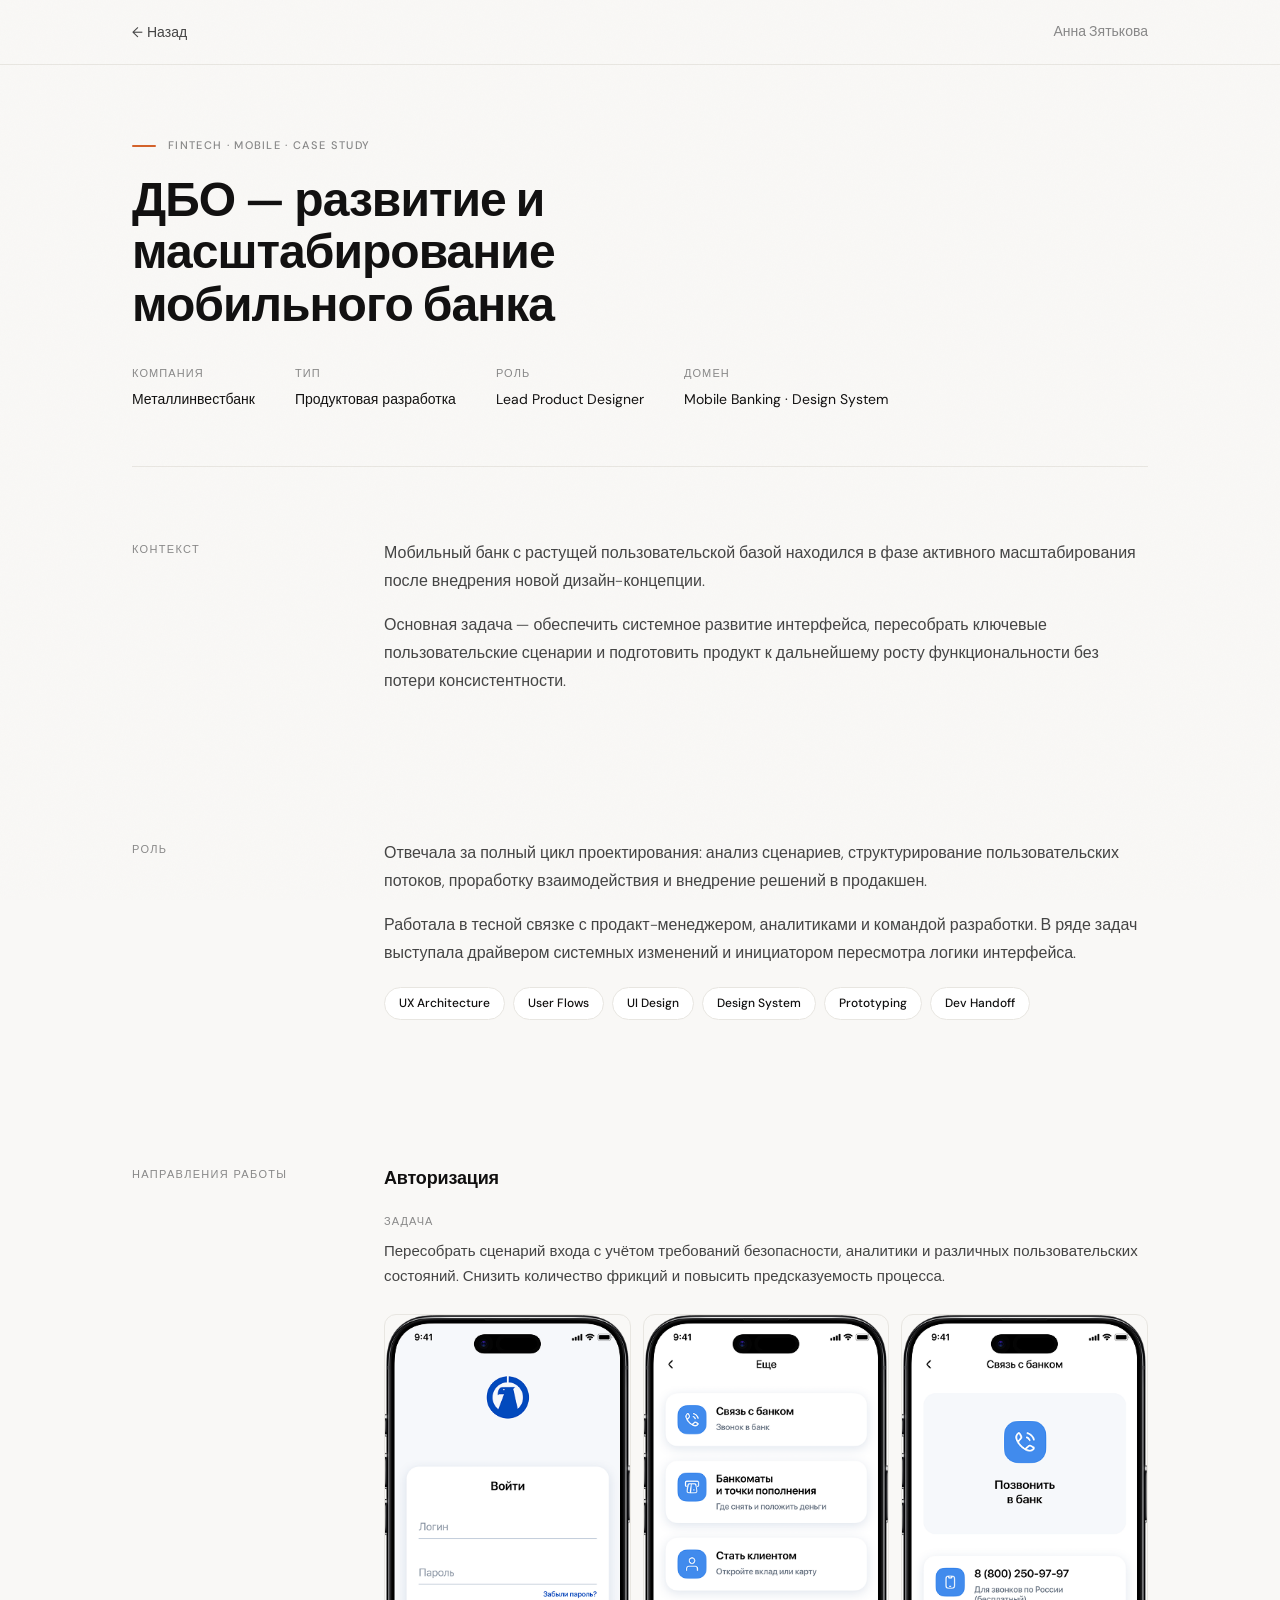
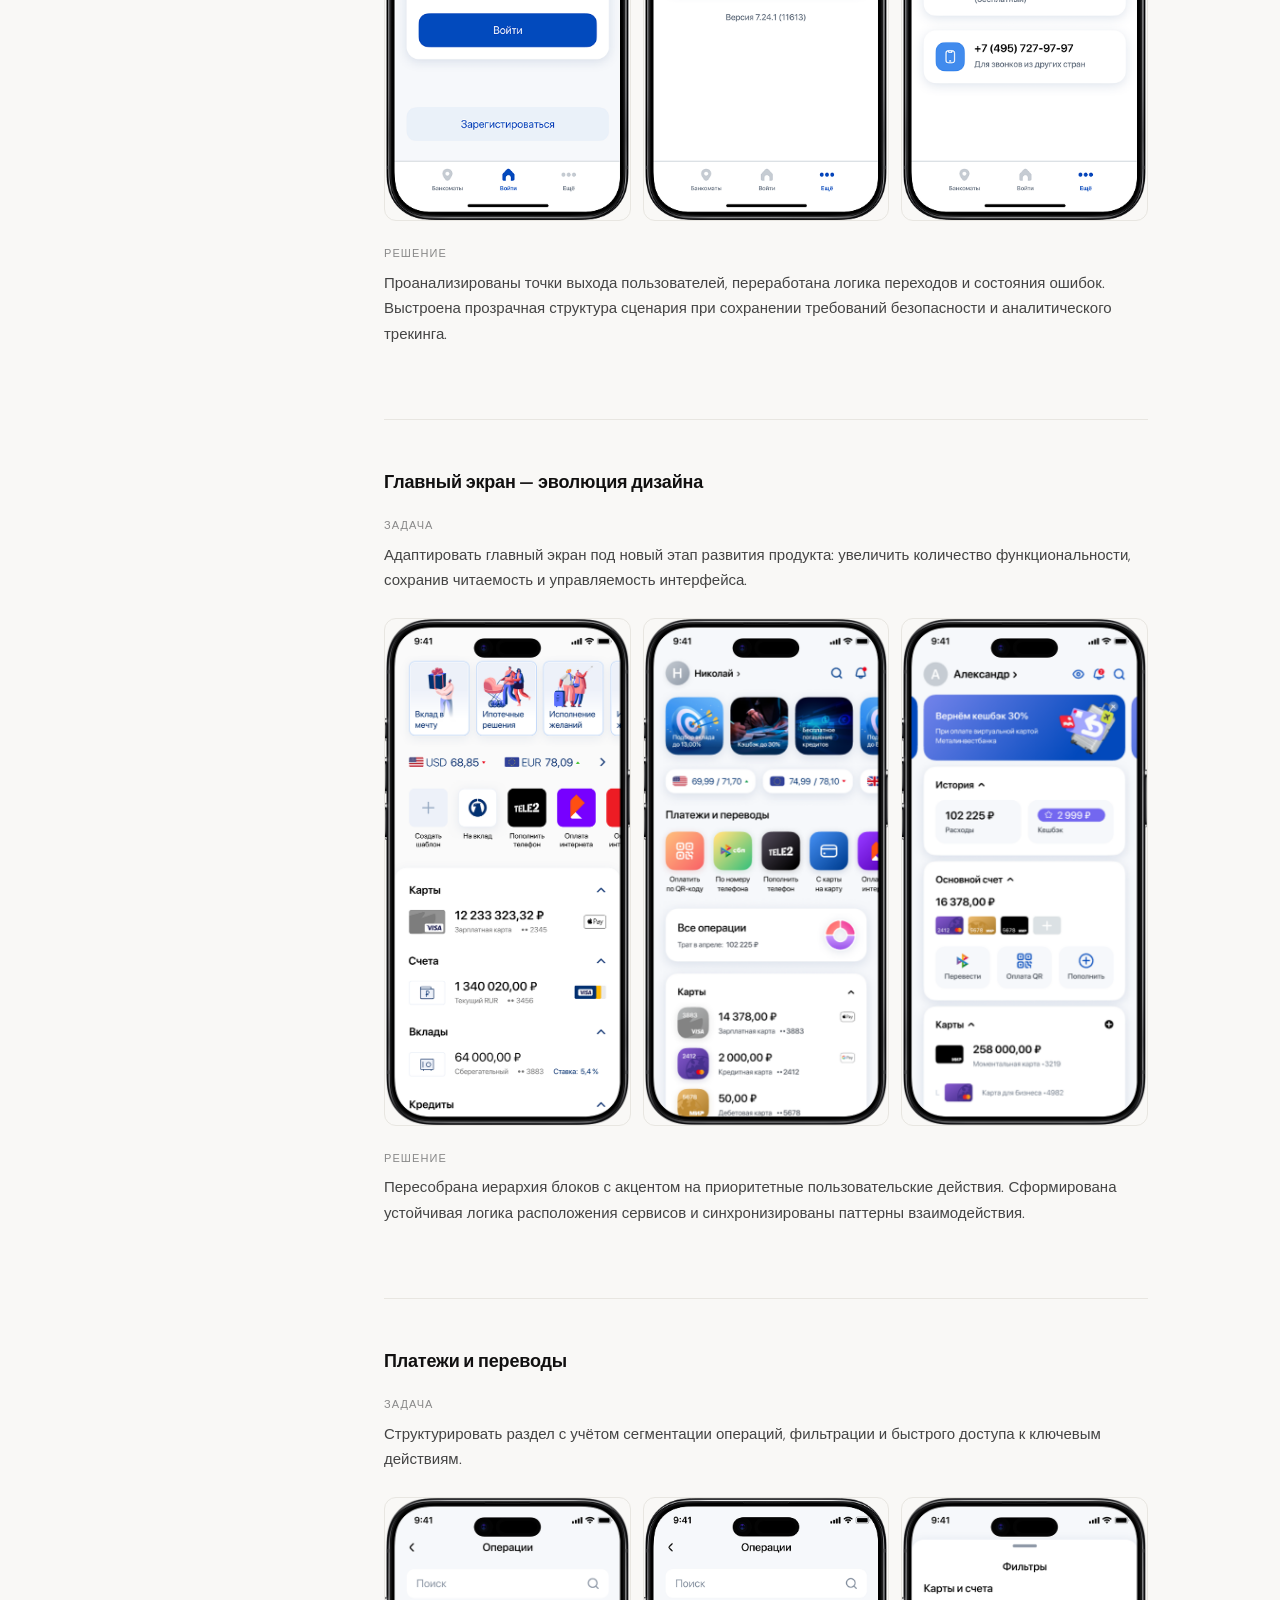
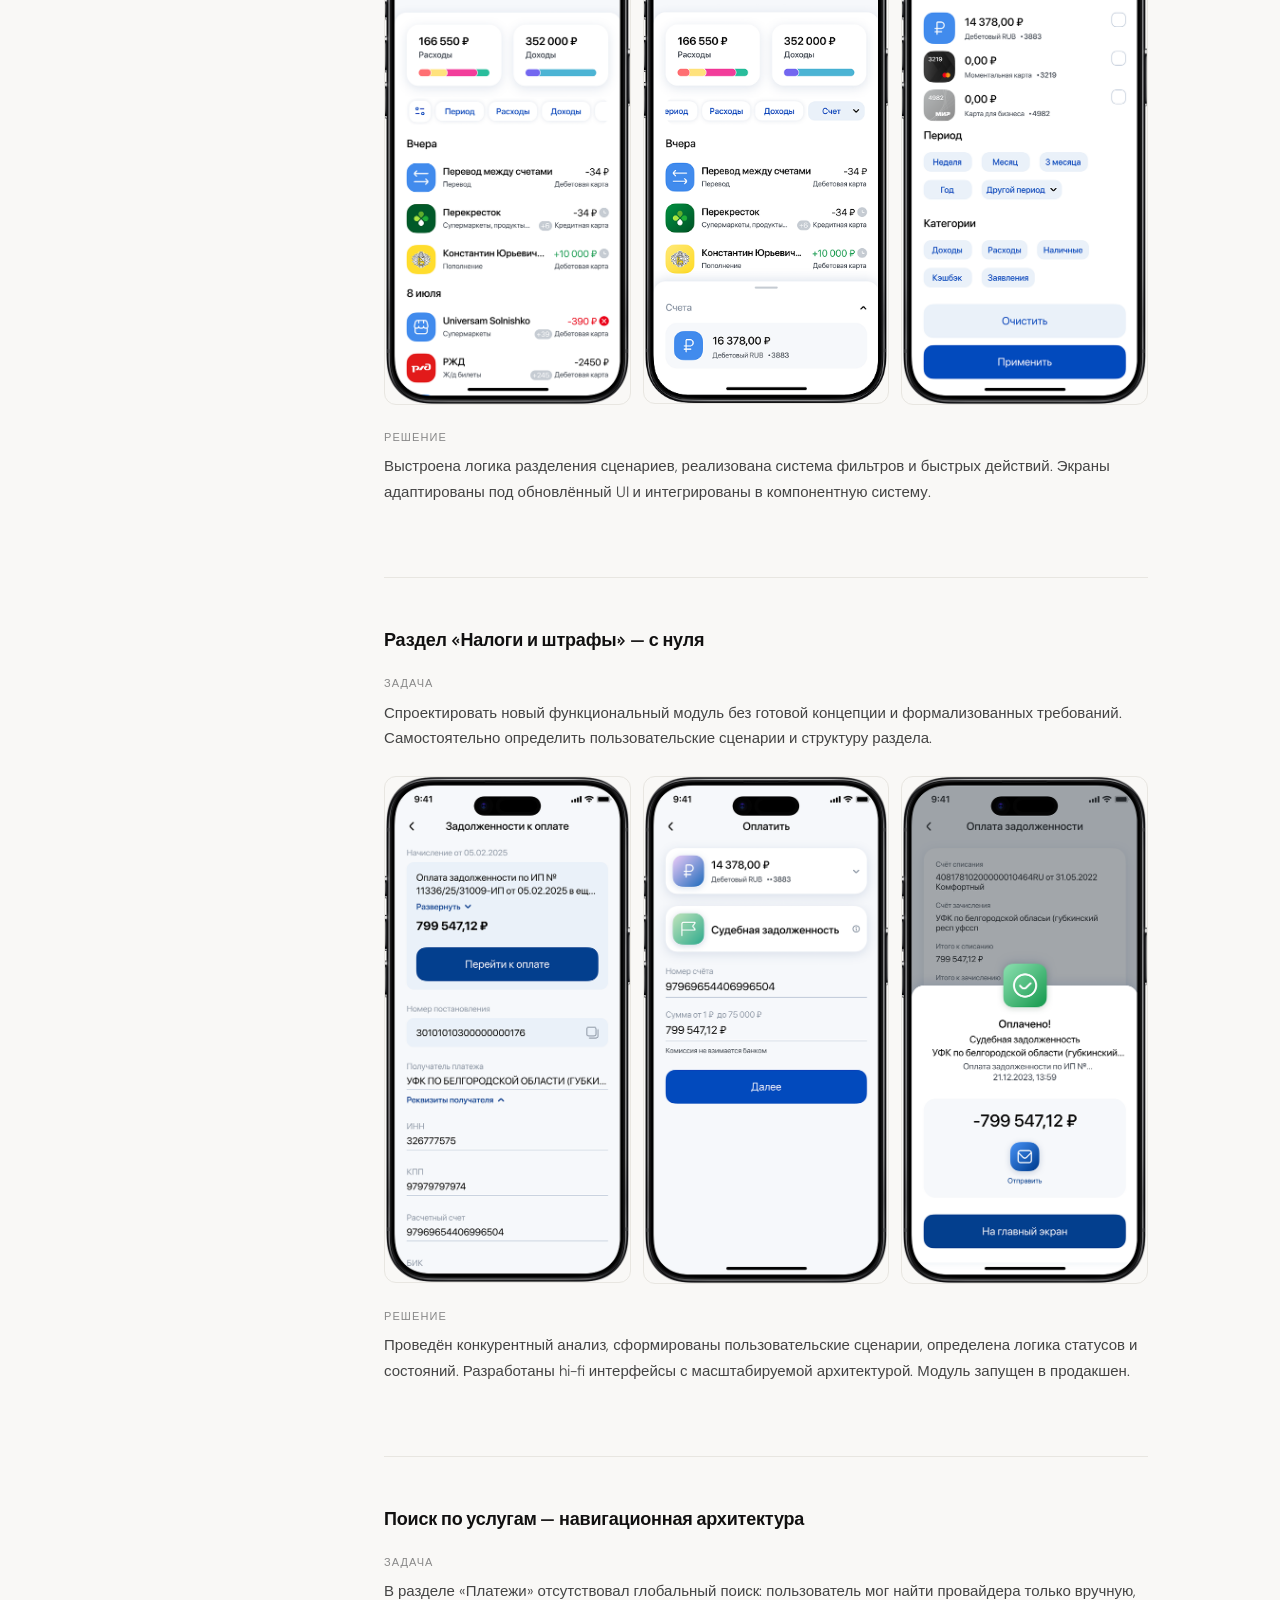
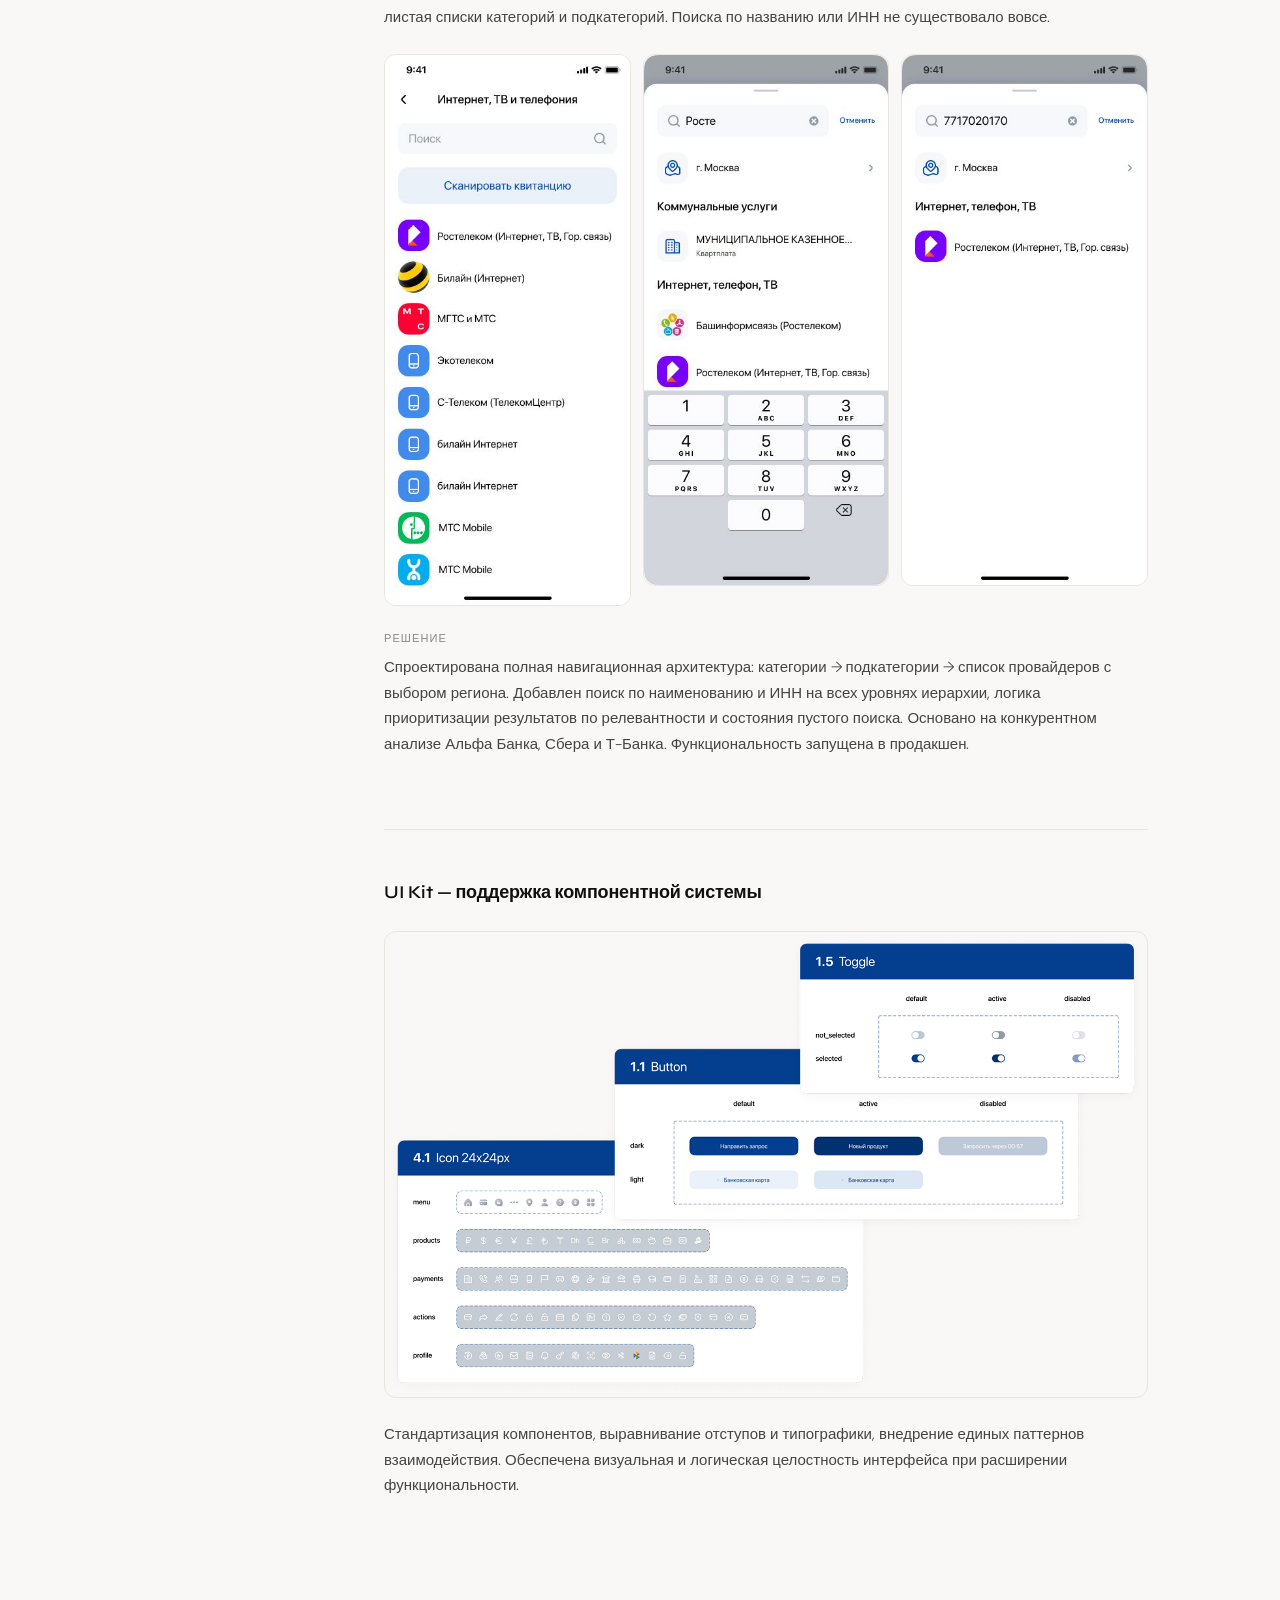
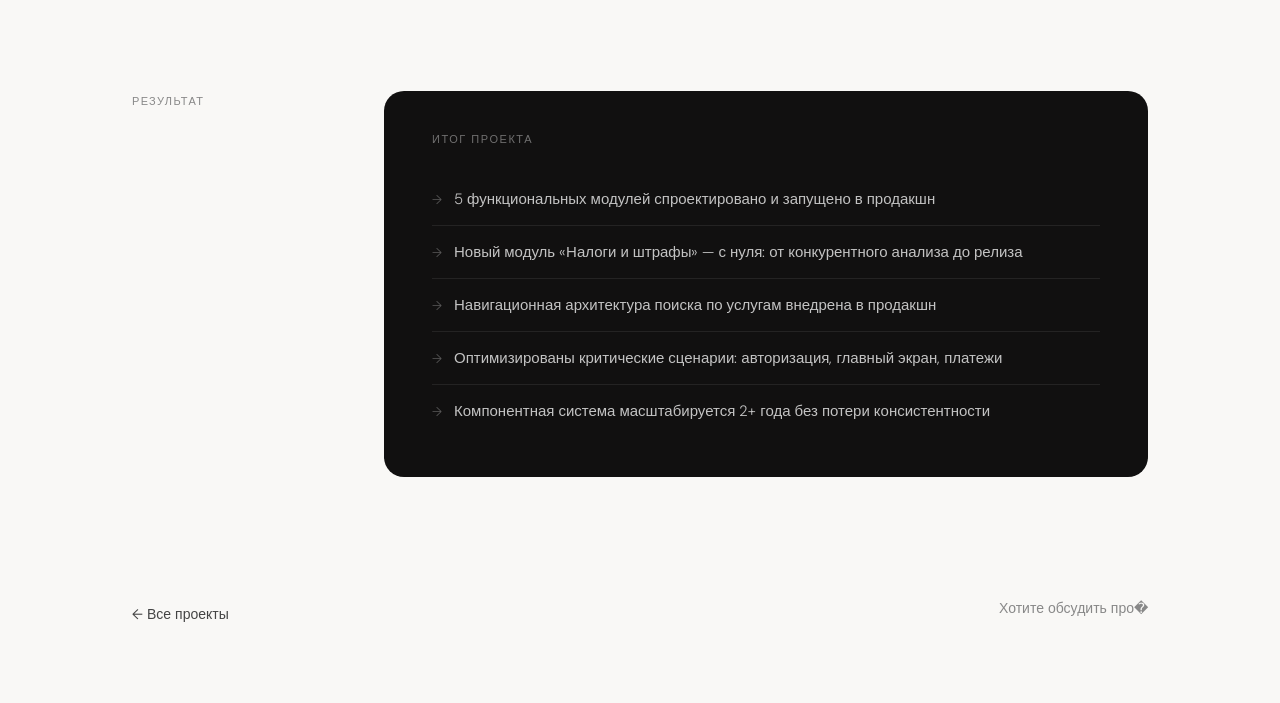
<file: mobile-bank.html>
<!DOCTYPE html>
<html lang="ru">
<head>
<meta charset="UTF-8">
<meta name="viewport" content="width=device-width, initial-scale=1.0">
<title>Металлинвестбанк — мобильный банк · Анна Зятькова</title>
<meta name="description" content="Кейс: масштабирование мобильного банка Металлинвестбанк — авторизация, платежи, модуль Налоги и штрафы с нуля.">
<meta property="og:title" content="Металлинвестбанк — мобильный банк">
<meta property="og:description" content="Продуктовый дизайн: масштабирование банковского интерфейса в фазе роста.">
<meta property="og:image" content="https://product-designer-portfolio-gamma.vercel.app/assets/glavnaya%202026.png">
<link rel="stylesheet" href="css/style.css">
<style>
/* ── WORK BLOCK ── */
.work-block { padding: 48px 0; border-top: 1px solid var(--border); }
.work-block:first-child { padding-top: 0; border-top: none; }
.work-title {
  font-family: var(--font-display); font-size: 18px; font-weight: 600;
  letter-spacing: -0.01em; margin-bottom: 20px; color: var(--ink);
}
.task-block { margin-bottom: 24px; }
.task-kicker {
  font-size: 11px; font-weight: 500; letter-spacing: 0.1em;
  text-transform: uppercase; color: var(--ink-tertiary); margin-bottom: 8px;
}
.task-block p {
  font-size: 15px; line-height: 1.7; color: var(--ink-secondary); font-weight: 300;
}
</style>
</head>
<body>

<header>
  <div class="wrap">
    <nav class="nav">
      <a href="index.html" class="back-link">← Назад</a>
      <a href="index.html" class="nav-brand">Анна Зятькова</a>
    </nav>
  </div>
</header>

<main>
<div class="wrap">

  <div class="case-header">
    <p class="case-label fade-1">Fintech · Mobile · Case Study</p>
    <h1 class="fade-2">ДБО — развитие и масштабирование мобильного банка</h1>
    <div class="case-meta-row fade-3">
      <div class="case-meta-item">
        <span class="case-meta-label">Компания</span>
        <span class="case-meta-value">Металлинвестбанк</span>
      </div>
      <div class="case-meta-item">
        <span class="case-meta-label">Тип</span>
        <span class="case-meta-value">Продуктовая разработка</span>
      </div>
      <div class="case-meta-item">
        <span class="case-meta-label">Роль</span>
        <span class="case-meta-value">Lead Product Designer</span>
      </div>
      <div class="case-meta-item">
        <span class="case-meta-label">Домен</span>
        <span class="case-meta-value">Mobile Banking · Design System</span>
      </div>
    </div>
  </div>

  <div class="case-content">

    <div class="case-section">
      <div class="section-label">Контекст</div>
      <div class="section-body">
        <p>Мобильный банк с растущей пользовательской базой находился в фазе активного масштабирования после внедрения новой дизайн-концепции.</p>
        <p>Основная задача — обеспечить системное развитие интерфейса, пересобрать ключевые пользовательские сценарии и подготовить продукт к дальнейшему росту функциональности без потери консистентности.</p>
      </div>
    </div>

    <div class="case-section">
      <div class="section-label">Роль</div>
      <div class="section-body">
        <p>Отвечала за полный цикл проектирования: анализ сценариев, структурирование пользовательских потоков, проработку взаимодействия и внедрение решений в продакшен.</p>
        <p>Работала в тесной связке с продакт-менеджером, аналитиками и командой разработки. В ряде задач выступала драйвером системных изменений и инициатором пересмотра логики интерфейса.</p>
        <div class="role-tags">
          <span class="role-tag">UX Architecture</span>
          <span class="role-tag">User Flows</span>
          <span class="role-tag">UI Design</span>
          <span class="role-tag">Design System</span>
          <span class="role-tag">Prototyping</span>
          <span class="role-tag">Dev Handoff</span>
        </div>
      </div>
    </div>

    <div class="case-section">
      <div class="section-label">Направления работы</div>
      <div class="section-body">

        <div class="work-block">
          <div class="work-title">Авторизация</div>
          <div class="task-block">
            <div class="task-kicker">Задача</div>
            <p>Пересобрать сценарий входа с учётом требований безопасности, аналитики и различных пользовательских состояний. Снизить количество фрикций и повысить предсказуемость процесса.</p>
          </div>
          <div class="img-grid">
            <img src="assets/auth-1.png" alt="Авторизация — шаг 1" loading="lazy">
            <img src="assets/auth-2.png" alt="Авторизация — шаг 2" loading="lazy">
            <img src="assets/auth-3.png" alt="Авторизация — шаг 3" loading="lazy">
          </div>
          <div class="task-block">
            <div class="task-kicker">Решение</div>
            <p>Проанализированы точки выхода пользователей, переработана логика переходов и состояния ошибок. Выстроена прозрачная структура сценария при сохранении требований безопасности и аналитического трекинга.</p>
          </div>
        </div>

        <div class="work-block">
          <div class="work-title">Главный экран — эволюция дизайна</div>
          <div class="task-block">
            <div class="task-kicker">Задача</div>
            <p>Адаптировать главный экран под новый этап развития продукта: увеличить количество функциональности, сохранив читаемость и управляемость интерфейса.</p>
          </div>
          <div class="img-grid">
            <img src="assets/glavnaya 2023.png" alt="Главный экран 2023" loading="lazy">
            <img src="assets/glavnaya 2024.png" alt="Главный экран 2024" loading="lazy">
            <img src="assets/glavnaya 2026.png" alt="Главный экран 2026" loading="lazy">
          </div>
          <div class="task-block">
            <div class="task-kicker">Решение</div>
            <p>Пересобрана иерархия блоков с акцентом на приоритетные пользовательские действия. Сформирована устойчивая логика расположения сервисов и синхронизированы паттерны взаимодействия.</p>
          </div>
        </div>

        <div class="work-block">
          <div class="work-title">Платежи и переводы</div>
          <div class="task-block">
            <div class="task-kicker">Задача</div>
            <p>Структурировать раздел с учётом сегментации операций, фильтрации и быстрого доступа к ключевым действиям.</p>
          </div>
          <div class="img-grid">
            <img src="assets/Platez 1.png" alt="Платежи — экран 1" loading="lazy">
            <img src="assets/Platez 2.png" alt="Платежи — экран 2" loading="lazy">
            <img src="assets/Platez 3.png" alt="Платежи — экран 3" loading="lazy">
          </div>
          <div class="task-block">
            <div class="task-kicker">Решение</div>
            <p>Выстроена логика разделения сценариев, реализована система фильтров и быстрых действий. Экраны адаптированы под обновлённый UI и интегрированы в компонентную систему.</p>
          </div>
        </div>

        <div class="work-block">
          <div class="work-title">Раздел «Налоги и штрафы» — с нуля</div>
          <div class="task-block">
            <div class="task-kicker">Задача</div>
            <p>Спроектировать новый функциональный модуль без готовой концепции и формализованных требований. Самостоятельно определить пользовательские сценарии и структуру раздела.</p>
          </div>
          <div class="img-grid">
            <img src="assets/nalogi 3.png" alt="Налоги — экран 3" loading="lazy">
            <img src="assets/nalogi 4.png" alt="Налоги — экран 4" loading="lazy">
            <img src="assets/nalogi 5.png" alt="Налоги — экран 5" loading="lazy">
          </div>
          <div class="task-block">
            <div class="task-kicker">Решение</div>
            <p>Проведён конкурентный анализ, сформированы пользовательские сценарии, определена логика статусов и состояний. Разработаны hi-fi интерфейсы с масштабируемой архитектурой. Модуль запущен в продакшен.</p>
          </div>
        </div>

        <div class="work-block">
          <div class="work-title">Поиск по услугам — навигационная архитектура</div>
          <div class="task-block">
            <div class="task-kicker">Задача</div>
            <p>В разделе «Платежи» отсутствовал глобальный поиск: пользователь мог найти провайдера только вручную, листая списки категорий и подкатегорий. Поиска по названию или ИНН не существовало вовсе.</p>
          </div>
          <div class="img-grid">
            <img src="assets/dbo-category.jpg" alt="Категория услуг — список провайдеров" loading="lazy">
            <img src="assets/dbo-search-results.jpg" alt="Результаты поиска — несколько совпадений" loading="lazy">
            <img src="assets/dbo-search-one.jpg" alt="Найдено одно совпадение" loading="lazy">
          </div>
          <div class="task-block">
            <div class="task-kicker">Решение</div>
            <p>Спроектирована полная навигационная архитектура: категории → подкатегории → список провайдеров с выбором региона. Добавлен поиск по наименованию и ИНН на всех уровнях иерархии, логика приоритизации результатов по релевантности и состояния пустого поиска. Основано на конкурентном анализе Альфа Банка, Сбера и Т-Банка. Функциональность запущена в продакшен.</p>
          </div>
        </div>

        <div class="work-block">
          <div class="work-title">UI Kit — поддержка компонентной системы</div>
          <div class="img-grid single">
            <img src="assets/uikit.png" alt="UI Kit компоненты" loading="lazy">
          </div>
          <p style="font-size:15px;line-height:1.7;color:var(--ink-secondary);font-weight:300;margin-top:16px;">Стандартизация компонентов, выравнивание отступов и типографики, внедрение единых паттернов взаимодействия. Обеспечена визуальная и логическая целостность интерфейса при расширении функциональности.</p>
        </div>

      </div>
    </div>

    <div class="case-section">
      <div class="section-label">Результат</div>
      <div class="section-body">
        <div class="result-card">
          <div class="result-kicker">Итог проекта</div>
          <ul class="result-list">
            <li>5 функциональных модулей спроектировано и запущено в продакшн</li>
            <li>Новый модуль «Налоги и штрафы» — с нуля: от конкурентного анализа до релиза</li>
            <li>Навигационная архитектура поиска по услугам внедрена в продакшн</li>
            <li>Оптимизированы критические сценарии: авторизация, главный экран, платежи</li>
            <li>Компонентная система масштабируется 2+ года без потери консистентности</li>
          </ul>
        </div>
      </div>
    </div>

  </div>

  <div class="case-footer">
    <a href="index.html" class="back-btn">← Все проекты</a>
    <a href="https://t.me/Avoktaiz" target="_blank" rel="noopener" style="text-decoration:none;">
      <p style="font-size:14px;color:var(--ink-tertiary);margin-bottom:12px;">Хотите обсудить про�
</file>
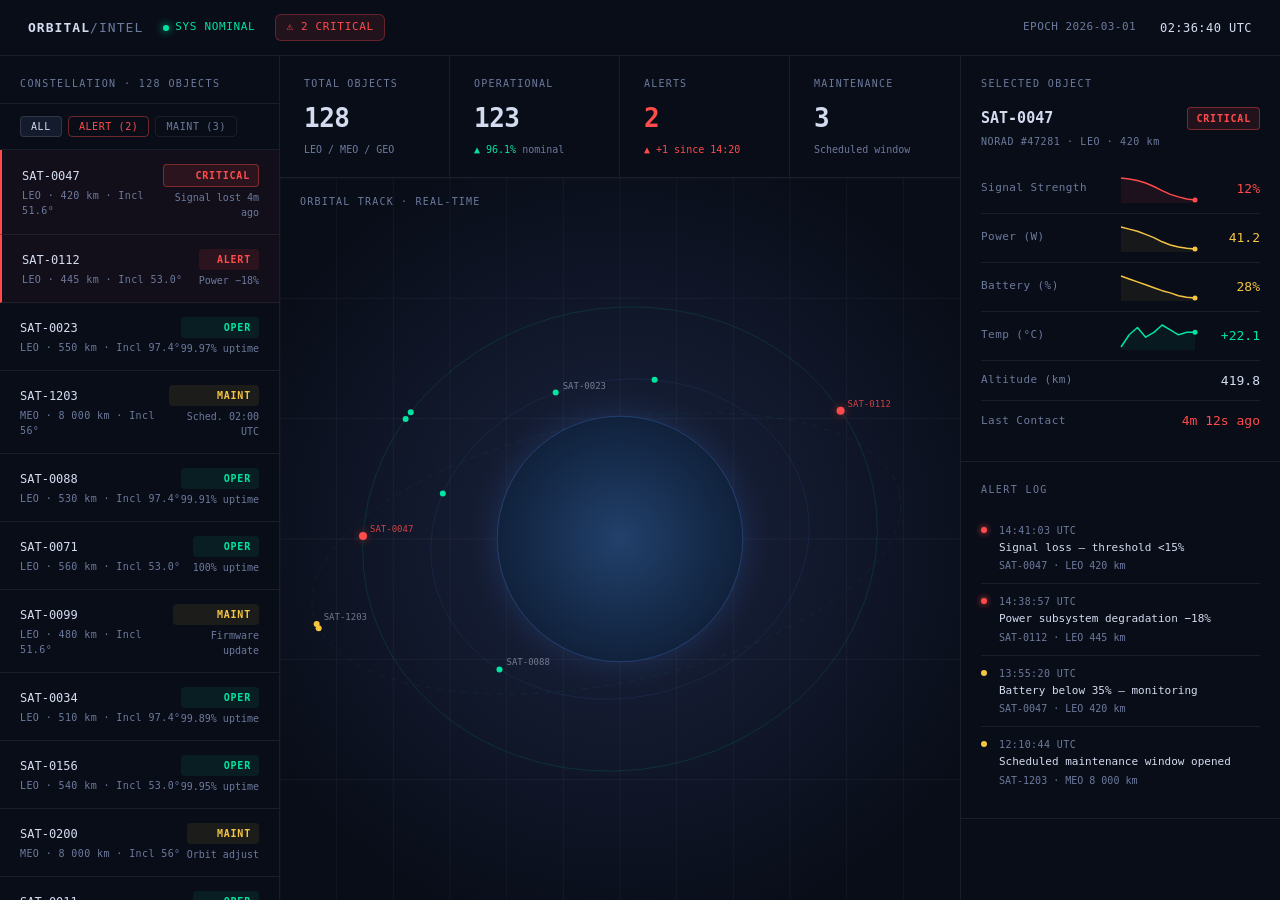
<file: orbital-data-platform.html>
<!DOCTYPE html>
<html lang="en">
<head>
<meta charset="UTF-8">
<meta name="viewport" content="width=device-width, initial-scale=1.0">
<title>Orbital Intelligence Platform</title>
<style>
*, *::before, *::after { margin: 0; padding: 0; box-sizing: border-box; }

:root {
  --bg: #090D18;
  --surface: #0F1525;
  --surface-2: #141B2D;
  --border: rgba(255,255,255,0.07);
  --border-bright: rgba(255,255,255,0.12);
  --text: #D4DCF0;
  --text-dim: #6C7A9C;
  --text-dimmer: #3E4A66;

  --green: #00E5A0;
  --green-bg: rgba(0,229,160,0.08);
  --yellow: #F5C542;
  --yellow-bg: rgba(245,197,66,0.08);
  --red: #FF4B4B;
  --red-bg: rgba(255,75,75,0.1);
  --blue: #4B8EFF;
}

body {
  font-family: 'SF Mono', 'JetBrains Mono', 'Fira Code', monospace;
  background: var(--bg);
  color: var(--text);
  font-size: 13px;
  line-height: 1.5;
  min-height: 100vh;
  -webkit-font-smoothing: antialiased;
}

/* ===================== LAYOUT ===================== */
.shell {
  display: grid;
  grid-template-rows: 56px 1fr;
  min-height: 100vh;
}

.topbar {
  border-bottom: 1px solid var(--border);
  display: flex;
  align-items: center;
  justify-content: space-between;
  padding: 0 28px;
  background: var(--bg);
  position: sticky;
  top: 0;
  z-index: 50;
}

.topbar-left { display: flex; align-items: center; gap: 20px; }
.topbar-logo {
  font-size: 13px;
  font-weight: 600;
  letter-spacing: 0.08em;
  color: var(--text);
  text-decoration: none;
}
.topbar-logo span { color: var(--text-dim); font-weight: 400; }

.sys-status {
  display: flex;
  align-items: center;
  gap: 6px;
  font-size: 11px;
  color: var(--green);
  letter-spacing: 0.06em;
}
.sys-status::before {
  content: '';
  width: 6px; height: 6px;
  border-radius: 50%;
  background: var(--green);
  box-shadow: 0 0 8px var(--green);
  animation: blink 2s ease infinite;
}

@keyframes blink {
  0%,100% { opacity: 1; }
  50% { opacity: 0.4; }
}

.topbar-right {
  display: flex;
  align-items: center;
  gap: 24px;
  font-size: 11px;
  color: var(--text-dim);
  letter-spacing: 0.04em;
}

.clock { color: var(--text); font-size: 12px; }

/* ALERT BADGE in topbar */
.topbar-alert {
  display: flex; align-items: center; gap: 6px;
  background: var(--red-bg);
  border: 1px solid rgba(255,75,75,0.3);
  border-radius: 6px;
  padding: 4px 10px;
  color: var(--red);
  font-size: 11px;
  letter-spacing: 0.06em;
  animation: pulse-border 1.5s ease infinite;
}

@keyframes pulse-border {
  0%,100% { border-color: rgba(255,75,75,0.3); }
  50% { border-color: rgba(255,75,75,0.7); }
}

.body {
  display: grid;
  grid-template-columns: 280px 1fr 320px;
  gap: 0;
  height: calc(100vh - 56px);
  overflow: hidden;
}

/* ===================== SIDEBAR ===================== */
.sidebar {
  border-right: 1px solid var(--border);
  display: flex;
  flex-direction: column;
  overflow: hidden;
}

.sidebar-header {
  padding: 20px 20px 12px;
  border-bottom: 1px solid var(--border);
  display: flex;
  align-items: center;
  justify-content: space-between;
}

.sidebar-title {
  font-size: 10px;
  letter-spacing: 0.14em;
  text-transform: uppercase;
  color: var(--text-dim);
}

.filter-row {
  display: flex;
  gap: 6px;
  padding: 12px 20px;
  border-bottom: 1px solid var(--border);
}

.filter-btn {
  font-family: inherit;
  font-size: 10px;
  padding: 4px 10px;
  border-radius: 4px;
  border: 1px solid var(--border);
  background: transparent;
  color: var(--text-dim);
  cursor: pointer;
  letter-spacing: 0.06em;
  text-transform: uppercase;
  transition: all 0.15s;
}
.filter-btn:hover, .filter-btn.active { background: var(--surface-2); color: var(--text); border-color: var(--border-bright); }
.filter-btn.alert-filter { border-color: rgba(255,75,75,0.4); color: var(--red); }
.filter-btn.alert-filter:hover { background: var(--red-bg); }

.sat-list {
  flex: 1;
  overflow-y: auto;
  scrollbar-width: thin;
  scrollbar-color: var(--border) transparent;
}

.sat-item {
  display: flex;
  align-items: center;
  justify-content: space-between;
  padding: 14px 20px;
  border-bottom: 1px solid var(--border);
  cursor: pointer;
  transition: background 0.15s;
}
.sat-item:hover { background: var(--surface); }
.sat-item.active { background: var(--surface-2); }

/* Critical / Alert highlight */
.sat-item.critical {
  background: rgba(255,75,75,0.04);
  border-left: 2px solid var(--red);
}
.sat-item.critical:hover { background: rgba(255,75,75,0.08); }

.sat-name {
  font-size: 12px;
  color: var(--text);
  margin-bottom: 3px;
}
.sat-orbit {
  font-size: 10px;
  color: var(--text-dim);
  letter-spacing: 0.04em;
}
.sat-right { text-align: right; }

.status-badge {
  font-size: 10px;
  font-weight: 600;
  letter-spacing: 0.08em;
  text-transform: uppercase;
  padding: 3px 8px;
  border-radius: 4px;
}
.status-operational { color: var(--green); background: var(--green-bg); }
.status-maintenance { color: var(--yellow); background: var(--yellow-bg); }
.status-alert { color: var(--red); background: var(--red-bg); animation: pulse-text 1.2s ease infinite; }
.status-critical { color: var(--red); background: var(--red-bg); border: 1px solid rgba(255,75,75,0.4); animation: pulse-text 0.8s ease infinite; }

@keyframes pulse-text {
  0%,100% { opacity: 1; }
  50% { opacity: 0.6; }
}

.sat-uptime { font-size: 10px; color: var(--text-dim); margin-top: 3px; }

/* ===================== MAIN ===================== */
.main {
  display: flex;
  flex-direction: column;
  overflow: hidden;
}

.kpi-row {
  display: grid;
  grid-template-columns: repeat(4, 1fr);
  border-bottom: 1px solid var(--border);
}

.kpi-card {
  padding: 20px 24px;
  border-right: 1px solid var(--border);
}
.kpi-card:last-child { border-right: none; }

.kpi-label {
  font-size: 10px;
  letter-spacing: 0.12em;
  text-transform: uppercase;
  color: var(--text-dim);
  margin-bottom: 8px;
}
.kpi-value {
  font-size: 26px;
  font-weight: 600;
  letter-spacing: -0.02em;
  color: var(--text);
  margin-bottom: 4px;
}
.kpi-value.red { color: var(--red); }
.kpi-sub {
  font-size: 10px;
  color: var(--text-dim);
}
.kpi-sub .up { color: var(--green); }
.kpi-sub .dn { color: var(--red); }

/* MAP */
.map-section {
  flex: 1;
  position: relative;
  overflow: hidden;
}

.map-canvas {
  width: 100%;
  height: 100%;
  display: block;
}

.map-label {
  position: absolute;
  top: 16px; left: 20px;
  font-size: 10px;
  letter-spacing: 0.12em;
  text-transform: uppercase;
  color: var(--text-dim);
}

/* ===================== RIGHT PANEL ===================== */
.right-panel {
  border-left: 1px solid var(--border);
  display: flex;
  flex-direction: column;
  overflow-y: auto;
  scrollbar-width: thin;
  scrollbar-color: var(--border) transparent;
}

.panel-section {
  padding: 20px;
  border-bottom: 1px solid var(--border);
}

.panel-section-title {
  font-size: 10px;
  letter-spacing: 0.14em;
  text-transform: uppercase;
  color: var(--text-dim);
  margin-bottom: 16px;
}

/* SELECTED SATELLITE */
.selected-sat-header {
  display: flex;
  align-items: flex-start;
  justify-content: space-between;
  margin-bottom: 16px;
}
.selected-sat-name {
  font-size: 15px;
  font-weight: 600;
  color: var(--text);
  margin-bottom: 4px;
}
.selected-sat-id {
  font-size: 10px;
  color: var(--text-dim);
  letter-spacing: 0.06em;
}

/* TELEMETRY ROWS */
.telemetry-row {
  display: flex;
  justify-content: space-between;
  align-items: center;
  padding: 10px 0;
  border-bottom: 1px solid var(--border);
}
.telemetry-row:last-child { border-bottom: none; }

.telemetry-key {
  font-size: 11px;
  color: var(--text-dim);
  letter-spacing: 0.04em;
}
.telemetry-right {
  display: flex;
  align-items: center;
  gap: 12px;
}
.telemetry-value {
  font-size: 13px;
  color: var(--text);
  font-weight: 500;
  min-width: 50px;
  text-align: right;
}
.telemetry-value.warn { color: var(--yellow); }
.telemetry-value.crit { color: var(--red); }
.telemetry-value.ok { color: var(--green); }

/* SPARKLINE */
.sparkline-wrap { display: flex; align-items: center; }

/* ALERT LOG */
.alert-item {
  display: flex;
  gap: 12px;
  padding: 10px 0;
  border-bottom: 1px solid var(--border);
}
.alert-item:last-child { border-bottom: none; }
.alert-dot {
  width: 6px; height: 6px;
  border-radius: 50%;
  margin-top: 4px;
  flex-shrink: 0;
}
.alert-dot.red { background: var(--red); box-shadow: 0 0 6px var(--red); }
.alert-dot.yellow { background: var(--yellow); }
.alert-time {
  font-size: 10px;
  color: var(--text-dim);
  margin-bottom: 2px;
  letter-spacing: 0.04em;
}
.alert-text { font-size: 11px; color: var(--text); }
.alert-sat { font-size: 10px; color: var(--text-dim); margin-top: 2px; }

</style>
</head>
<body>

<div class="shell">

  <!-- TOPBAR -->
  <div class="topbar">
    <div class="topbar-left">
      <a href="orbital-platform.html" class="topbar-logo">ORBITAL<span>/INTEL</span></a>
      <div class="sys-status">SYS NOMINAL</div>
      <div class="topbar-alert">⚠ 2 CRITICAL</div>
    </div>
    <div class="topbar-right">
      <span>EPOCH 2026-03-01</span>
      <span class="clock" id="clock">--:--:-- UTC</span>
    </div>
  </div>

  <!-- BODY -->
  <div class="body">

    <!-- SIDEBAR -->
    <div class="sidebar">
      <div class="sidebar-header">
        <span class="sidebar-title">Constellation · 128 objects</span>
      </div>
      <div class="filter-row">
        <button class="filter-btn active">All</button>
        <button class="filter-btn alert-filter">Alert (2)</button>
        <button class="filter-btn">Maint (3)</button>
      </div>
      <div class="sat-list">

        <!-- CRITICAL — должен сразу бросаться в глаза -->
        <div class="sat-item critical active">
          <div>
            <div class="sat-name">SAT-0047</div>
            <div class="sat-orbit">LEO · 420 km · Incl 51.6°</div>
          </div>
          <div class="sat-right">
            <div class="status-badge status-critical">CRITICAL</div>
            <div class="sat-uptime">Signal lost 4m ago</div>
          </div>
        </div>

        <!-- ALERT -->
        <div class="sat-item critical">
          <div>
            <div class="sat-name">SAT-0112</div>
            <div class="sat-orbit">LEO · 445 km · Incl 53.0°</div>
          </div>
          <div class="sat-right">
            <div class="status-badge status-alert">ALERT</div>
            <div class="sat-uptime">Power −18%</div>
          </div>
        </div>

        <div class="sat-item">
          <div>
            <div class="sat-name">SAT-0023</div>
            <div class="sat-orbit">LEO · 550 km · Incl 97.4°</div>
          </div>
          <div class="sat-right">
            <div class="status-badge status-operational">OPER</div>
            <div class="sat-uptime">99.97% uptime</div>
          </div>
        </div>

        <div class="sat-item">
          <div>
            <div class="sat-name">SAT-1203</div>
            <div class="sat-orbit">MEO · 8 000 km · Incl 56°</div>
          </div>
          <div class="sat-right">
            <div class="status-badge status-maintenance">MAINT</div>
            <div class="sat-uptime">Sched. 02:00 UTC</div>
          </div>
        </div>

        <div class="sat-item">
          <div>
            <div class="sat-name">SAT-0088</div>
            <div class="sat-orbit">LEO · 530 km · Incl 97.4°</div>
          </div>
          <div class="sat-right">
            <div class="status-badge status-operational">OPER</div>
            <div class="sat-uptime">99.91% uptime</div>
          </div>
        </div>

        <div class="sat-item">
          <div>
            <div class="sat-name">SAT-0071</div>
            <div class="sat-orbit">LEO · 560 km · Incl 53.0°</div>
          </div>
          <div class="sat-right">
            <div class="status-badge status-operational">OPER</div>
            <div class="sat-uptime">100% uptime</div>
          </div>
        </div>

        <div class="sat-item">
          <div>
            <div class="sat-name">SAT-0099</div>
            <div class="sat-orbit">LEO · 480 km · Incl 51.6°</div>
          </div>
          <div class="sat-right">
            <div class="status-badge status-maintenance">MAINT</div>
            <div class="sat-uptime">Firmware update</div>
          </div>
        </div>

        <div class="sat-item">
          <div>
            <div class="sat-name">SAT-0034</div>
            <div class="sat-orbit">LEO · 510 km · Incl 97.4°</div>
          </div>
          <div class="sat-right">
            <div class="status-badge status-operational">OPER</div>
            <div class="sat-uptime">99.89% uptime</div>
          </div>
        </div>

        <div class="sat-item">
          <div>
            <div class="sat-name">SAT-0156</div>
            <div class="sat-orbit">LEO · 540 km · Incl 53.0°</div>
          </div>
          <div class="sat-right">
            <div class="status-badge status-operational">OPER</div>
            <div class="sat-uptime">99.95% uptime</div>
          </div>
        </div>

        <div class="sat-item">
          <div>
            <div class="sat-name">SAT-0200</div>
            <div class="sat-orbit">MEO · 8 000 km · Incl 56°</div>
          </div>
          <div class="sat-right">
            <div class="status-badge status-maintenance">MAINT</div>
            <div class="sat-uptime">Orbit adjust</div>
          </div>
        </div>

        <div class="sat-item">
          <div>
            <div class="sat-name">SAT-0011</div>
            <div class="sat-orbit">LEO · 520 km · Incl 51.6°</div>
          </div>
          <div class="sat-right">
            <div class="status-badge status-operational">OPER</div>
            <div class="sat-uptime">100% uptime</div>
          </div>
        </div>

      </div>
    </div>

    <!-- MAIN -->
    <div class="main">
      <div class="kpi-row">
        <div class="kpi-card">
          <div class="kpi-label">Total Objects</div>
          <div class="kpi-value">128</div>
          <div class="kpi-sub">LEO / MEO / GEO</div>
        </div>
        <div class="kpi-card">
          <div class="kpi-label">Operational</div>
          <div class="kpi-value">123</div>
          <div class="kpi-sub"><span class="up">▲ 96.1%</span> nominal</div>
        </div>
        <div class="kpi-card">
          <div class="kpi-label">Alerts</div>
          <div class="kpi-value red">2</div>
          <div class="kpi-sub"><span class="dn">▲ +1 since 14:20</span></div>
        </div>
        <div class="kpi-card">
          <div class="kpi-label">Maintenance</div>
          <div class="kpi-value">3</div>
          <div class="kpi-sub">Scheduled window</div>
        </div>
      </div>

      <div class="map-section">
        <div class="map-label">ORBITAL TRACK · REAL-TIME</div>
        <canvas class="map-canvas" id="mapCanvas"></canvas>
      </div>
    </div>

    <!-- RIGHT PANEL -->
    <div class="right-panel">

      <!-- SELECTED SAT -->
      <div class="panel-section">
        <div class="panel-section-title">Selected Object</div>
        <div class="selected-sat-header">
          <div>
            <div class="selected-sat-name">SAT-0047</div>
            <div class="selected-sat-id">NORAD #47281 · LEO · 420 km</div>
          </div>
          <div class="status-badge status-critical">CRITICAL</div>
        </div>

        <div class="telemetry-row">
          <span class="telemetry-key">Signal Strength</span>
          <div class="telemetry-right">
            <div class="sparkline-wrap">
              <canvas id="spark-signal" width="80" height="28"></canvas>
            </div>
            <span class="telemetry-value crit">12%</span>
          </div>
        </div>

        <div class="telemetry-row">
          <span class="telemetry-key">Power (W)</span>
          <div class="telemetry-right">
            <div class="sparkline-wrap">
              <canvas id="spark-power" width="80" height="28"></canvas>
            </div>
            <span class="telemetry-value warn">41.2</span>
          </div>
        </div>

        <div class="telemetry-row">
          <span class="telemetry-key">Battery (%)</span>
          <div class="telemetry-right">
            <div class="sparkline-wrap">
              <canvas id="spark-battery" width="80" height="28"></canvas>
            </div>
            <span class="telemetry-value warn">28%</span>
          </div>
        </div>

        <div class="telemetry-row">
          <span class="telemetry-key">Temp (°C)</span>
          <div class="telemetry-right">
            <div class="sparkline-wrap">
              <canvas id="spark-temp" width="80" height="28"></canvas>
            </div>
            <span class="telemetry-value ok">+22.1</span>
          </div>
        </div>

        <div class="telemetry-row">
          <span class="telemetry-key">Altitude (km)</span>
          <div class="telemetry-right">
            <span class="telemetry-value">419.8</span>
          </div>
        </div>

        <div class="telemetry-row">
          <span class="telemetry-key">Last Contact</span>
          <div class="telemetry-right">
            <span class="telemetry-value crit">4m 12s ago</span>
          </div>
        </div>
      </div>

      <!-- ALERT LOG -->
      <div class="panel-section">
        <div class="panel-section-title">Alert Log</div>

        <div class="alert-item">
          <div class="alert-dot red"></div>
          <div>
            <div class="alert-time">14:41:03 UTC</div>
            <div class="alert-text">Signal loss — threshold &lt;15%</div>
            <div class="alert-sat">SAT-0047 · LEO 420 km</div>
          </div>
        </div>

        <div class="alert-item">
          <div class="alert-dot red"></div>
          <div>
            <div class="alert-time">14:38:57 UTC</div>
            <div class="alert-text">Power subsystem degradation −18%</div>
            <div class="alert-sat">SAT-0112 · LEO 445 km</div>
          </div>
        </div>

        <div class="alert-item">
          <div class="alert-dot yellow"></div>
          <div>
            <div class="alert-time">13:55:20 UTC</div>
            <div class="alert-text">Battery below 35% — monitoring</div>
            <div class="alert-sat">SAT-0047 · LEO 420 km</div>
          </div>
        </div>

        <div class="alert-item">
          <div class="alert-dot yellow"></div>
          <div>
            <div class="alert-time">12:10:44 UTC</div>
            <div class="alert-text">Scheduled maintenance window opened</div>
            <div class="alert-sat">SAT-1203 · MEO 8 000 km</div>
          </div>
        </div>
      </div>

    </div>

  </div>
</div>

<script>
// ===================== CLOCK =====================
function updateClock() {
  const now = new Date();
  const h = String(now.getUTCHours()).padStart(2,'0');
  const m = String(now.getUTCMinutes()).padStart(2,'0');
  const s = String(now.getUTCSeconds()).padStart(2,'0');
  document.getElementById('clock').textContent = `${h}:${m}:${s} UTC`;
}
setInterval(updateClock, 1000);
updateClock();

// ===================== SPARKLINES =====================
function drawSparkline(canvasId, data, color, fillColor) {
  const canvas = document.getElementById(canvasId);
  if (!canvas) return;
  const ctx = canvas.getContext('2d');
  const W = canvas.width, H = canvas.height;
  ctx.clearRect(0,0,W,H);

  const min = Math.min(...data);
  const max = Math.max(...data);
  const range = max - min || 1;
  const pad = 3;

  const pts = data.map((v, i) => ({
    x: pad + (i / (data.length - 1)) * (W - pad*2),
    y: H - pad - ((v - min) / range) * (H - pad*2)
  }));

  // fill
  ctx.beginPath();
  ctx.moveTo(pts[0].x, H);
  pts.forEach(p => ctx.lineTo(p.x, p.y));
  ctx.lineTo(pts[pts.length-1].x, H);
  ctx.closePath();
  ctx.fillStyle = fillColor;
  ctx.fill();

  // line
  ctx.beginPath();
  pts.forEach((p, i) => i === 0 ? ctx.moveTo(p.x, p.y) : ctx.lineTo(p.x, p.y));
  ctx.strokeStyle = color;
  ctx.lineWidth = 1.5;
  ctx.lineJoin = 'round';
  ctx.stroke();

  // dot at end
  const last = pts[pts.length-1];
  ctx.beginPath();
  ctx.arc(last.x, last.y, 2.5, 0, Math.PI*2);
  ctx.fillStyle = color;
  ctx.fill();
}

// SAT-0047 — signal падает критически
drawSparkline('spark-signal',
  [82, 79, 74, 66, 55, 42, 30, 22, 15, 12],
  '#FF4B4B', 'rgba(255,75,75,0.08)');

// power — нестабильный, падает
drawSparkline('spark-power',
  [62, 60, 58, 55, 52, 48, 45, 43, 42, 41.2],
  '#F5C542', 'rgba(245,197,66,0.06)');

// battery — снижается
drawSparkline('spark-battery',
  [58, 54, 50, 46, 42, 38, 35, 31, 29, 28],
  '#F5C542', 'rgba(245,197,66,0.06)');

// temp — стабильная
drawSparkline('spark-temp',
  [21.5, 22.0, 22.3, 21.9, 22.1, 22.4, 22.2, 22.0, 22.1, 22.1],
  '#00E5A0', 'rgba(0,229,160,0.06)');


// ===================== MAP CANVAS =====================
const mapCanvas = document.getElementById('mapCanvas');
const mctx = mapCanvas.getContext('2d');

function resizeMap() {
  mapCanvas.width = mapCanvas.offsetWidth;
  mapCanvas.height = mapCanvas.offsetHeight;
  drawMap();
}

function drawMap() {
  const W = mapCanvas.width, H = mapCanvas.height;
  mctx.clearRect(0, 0, W, H);

  // background gradient
  const grad = mctx.createRadialGradient(W/2, H/2, 0, W/2, H/2, W*0.6);
  grad.addColorStop(0, '#1A2440');
  grad.addColorStop(1, '#090D18');
  mctx.fillStyle = grad;
  mctx.fillRect(0, 0, W, H);

  // grid lines
  mctx.strokeStyle = 'rgba(255,255,255,0.04)';
  mctx.lineWidth = 1;
  for (let x = 0; x < W; x += W/12) {
    mctx.beginPath(); mctx.moveTo(x, 0); mctx.lineTo(x, H); mctx.stroke();
  }
  for (let y = 0; y < H; y += H/6) {
    mctx.beginPath(); mctx.moveTo(0, y); mctx.lineTo(W, y); mctx.stroke();
  }

  // orbit paths
  const orbits = [
    { cx: W*0.5, cy: H*0.5, rx: W*0.38, ry: H*0.32, color: 'rgba(0,229,160,0.12)' },
    { cx: W*0.5, cy: H*0.5, rx: W*0.28, ry: H*0.22, color: 'rgba(75,142,255,0.10)' },
    { cx: W*0.48, cy: H*0.52, rx: W*0.44, ry: H*0.18, color: 'rgba(0,229,160,0.07)', dash:[6,6] },
  ];

  orbits.forEach(o => {
    mctx.beginPath();
    mctx.ellipse(o.cx, o.cy, o.rx, o.ry, -0.2, 0, Math.PI*2);
    mctx.strokeStyle = o.color;
    mctx.lineWidth = 1;
    if (o.dash) mctx.setLineDash(o.dash); else mctx.setLineDash([]);
    mctx.stroke();
    mctx.setLineDash([]);
  });

  // Earth
  const earthGrad = mctx.createRadialGradient(W/2, H/2, 0, W/2, H/2, H*0.18);
  earthGrad.addColorStop(0, '#1E3A5F');
  earthGrad.addColorStop(1, '#0A1628');
  mctx.beginPath();
  mctx.arc(W/2, H/2, H*0.17, 0, Math.PI*2);
  mctx.fillStyle = earthGrad;
  mctx.fill();
  mctx.strokeStyle = 'rgba(75,142,255,0.25)';
  mctx.lineWidth = 1;
  mctx.stroke();

  // atmosphere glow
  const atmoGrad = mctx.createRadialGradient(W/2, H/2, H*0.17, W/2, H/2, H*0.22);
  atmoGrad.addColorStop(0, 'rgba(75,142,255,0.08)');
  atmoGrad.addColorStop(1, 'transparent');
  mctx.beginPath();
  mctx.arc(W/2, H/2, H*0.22, 0, Math.PI*2);
  mctx.fillStyle = atmoGrad;
  mctx.fill();

  // satellites
  const now = Date.now() / 1000;
  const sats = [
    { orbit: 0, speed: 0.18, angle: now*0.18, color: '#FF4B4B', critical: true, name: 'SAT-0047' },
    { orbit: 0, speed: 0.14, angle: now*0.14 + 1.2, color: '#FF4B4B', critical: true, name: 'SAT-0112' },
    { orbit: 1, speed: 0.22, angle: now*0.22 + 2.5, color: '#00E5A0', critical: false, name: 'SAT-0023' },
    { orbit: 1, speed: 0.19, angle: now*0.19 + 4.1, color: '#00E5A0', critical: false, name: 'SAT-0088' },
    { orbit: 2, speed: 0.12, angle: now*0.12 + 0.8, color: '#F5C542', critical: false, name: 'SAT-1203' },
    { orbit: 0, speed: 0.16, angle: now*0.16 + 3.0, color: '#00E5A0', critical: false },
    { orbit: 1, speed: 0.20, angle: now*0.20 + 5.5, color: '#00E5A0', critical: false },
    { orbit: 2, speed: 0.11, angle: now*0.11 + 2.0, color: '#F5C542', critical: false },
    { orbit: 0, speed: 0.17, angle: now*0.17 + 1.8, color: '#00E5A0', critical: false },
    { orbit: 1, speed: 0.23, angle: now*0.23 + 0.4, color: '#00E5A0', critical: false },
  ];

  sats.forEach(s => {
    const o = orbits[s.orbit];
    const x = o.cx + o.rx * Math.cos(s.angle) * Math.cos(-0.2) - o.ry * Math.sin(s.angle) * Math.sin(-0.2);
    const y = o.cy + o.rx * Math.cos(s.angle) * Math.sin(-0.2) + o.ry * Math.sin(s.angle) * Math.cos(-0.2);

    // glow
    if (s.critical) {
      const glowAlpha = 0.15 + 0.1 * Math.sin(now * 4);
      const glow = mctx.createRadialGradient(x, y, 0, x, y, 14);
      glow.addColorStop(0, `rgba(255,75,75,${glowAlpha*3})`);
      glow.addColorStop(1, 'transparent');
      mctx.beginPath();
      mctx.arc(x, y, 14, 0, Math.PI*2);
      mctx.fillStyle = glow;
      mctx.fill();
    }

    // dot
    mctx.beginPath();
    mctx.arc(x, y, s.critical ? 4 : 3, 0, Math.PI*2);
    mctx.fillStyle = s.color;
    mctx.fill();

    // label for named
    if (s.name) {
      mctx.font = '9px monospace';
      mctx.fillStyle = s.critical ? 'rgba(255,75,75,0.8)' : 'rgba(212,220,240,0.5)';
      mctx.fillText(s.name, x + 7, y - 4);
    }
  });
}

// Live animation
function animate() {
  drawMap();
  requestAnimationFrame(animate);
}

window.addEventListener('resize', resizeMap);
resizeMap();
animate();

// ===================== SIDEBAR FILTER =====================
document.querySelectorAll('.filter-btn').forEach(btn => {
  btn.addEventListener('click', () => {
    document.querySelectorAll('.filter-btn').forEach(b => b.classList.remove('active'));
    btn.classList.add('active');
  });
});
</script>

</body>
</html>
</file>
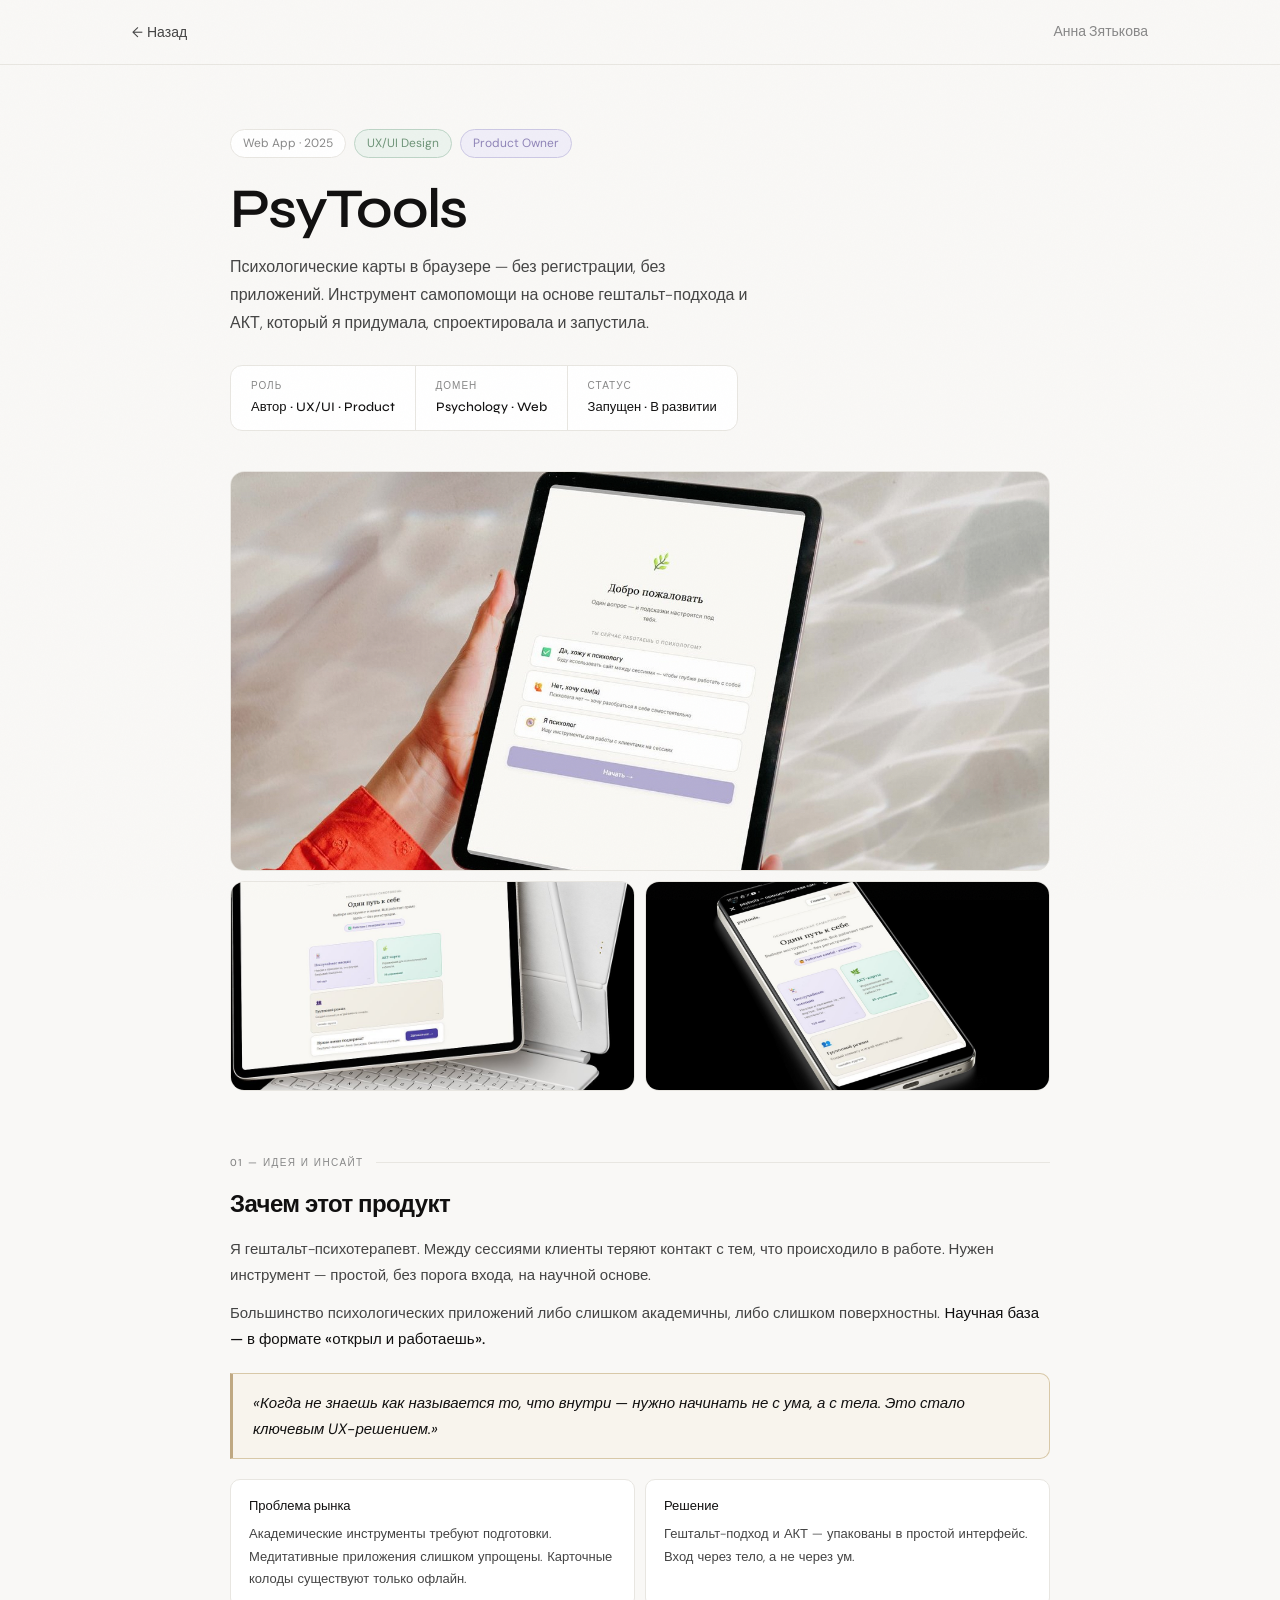
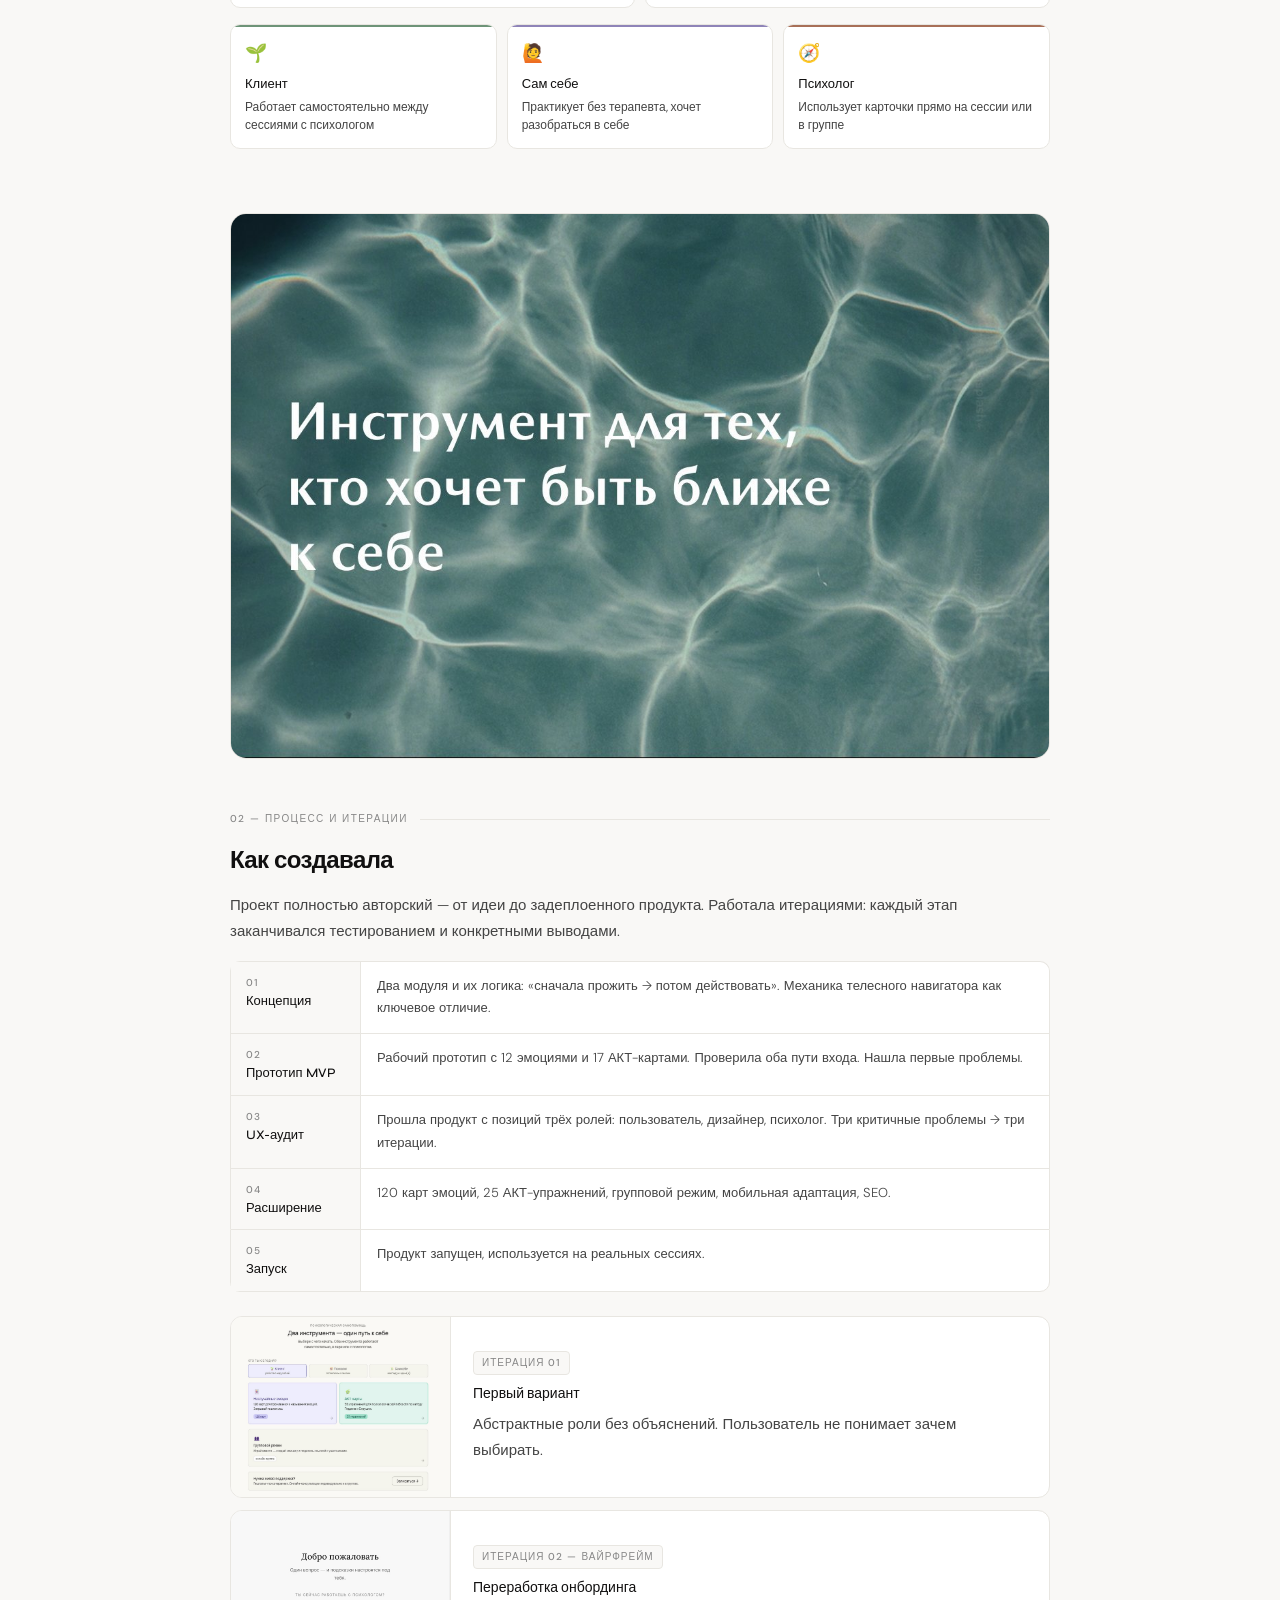
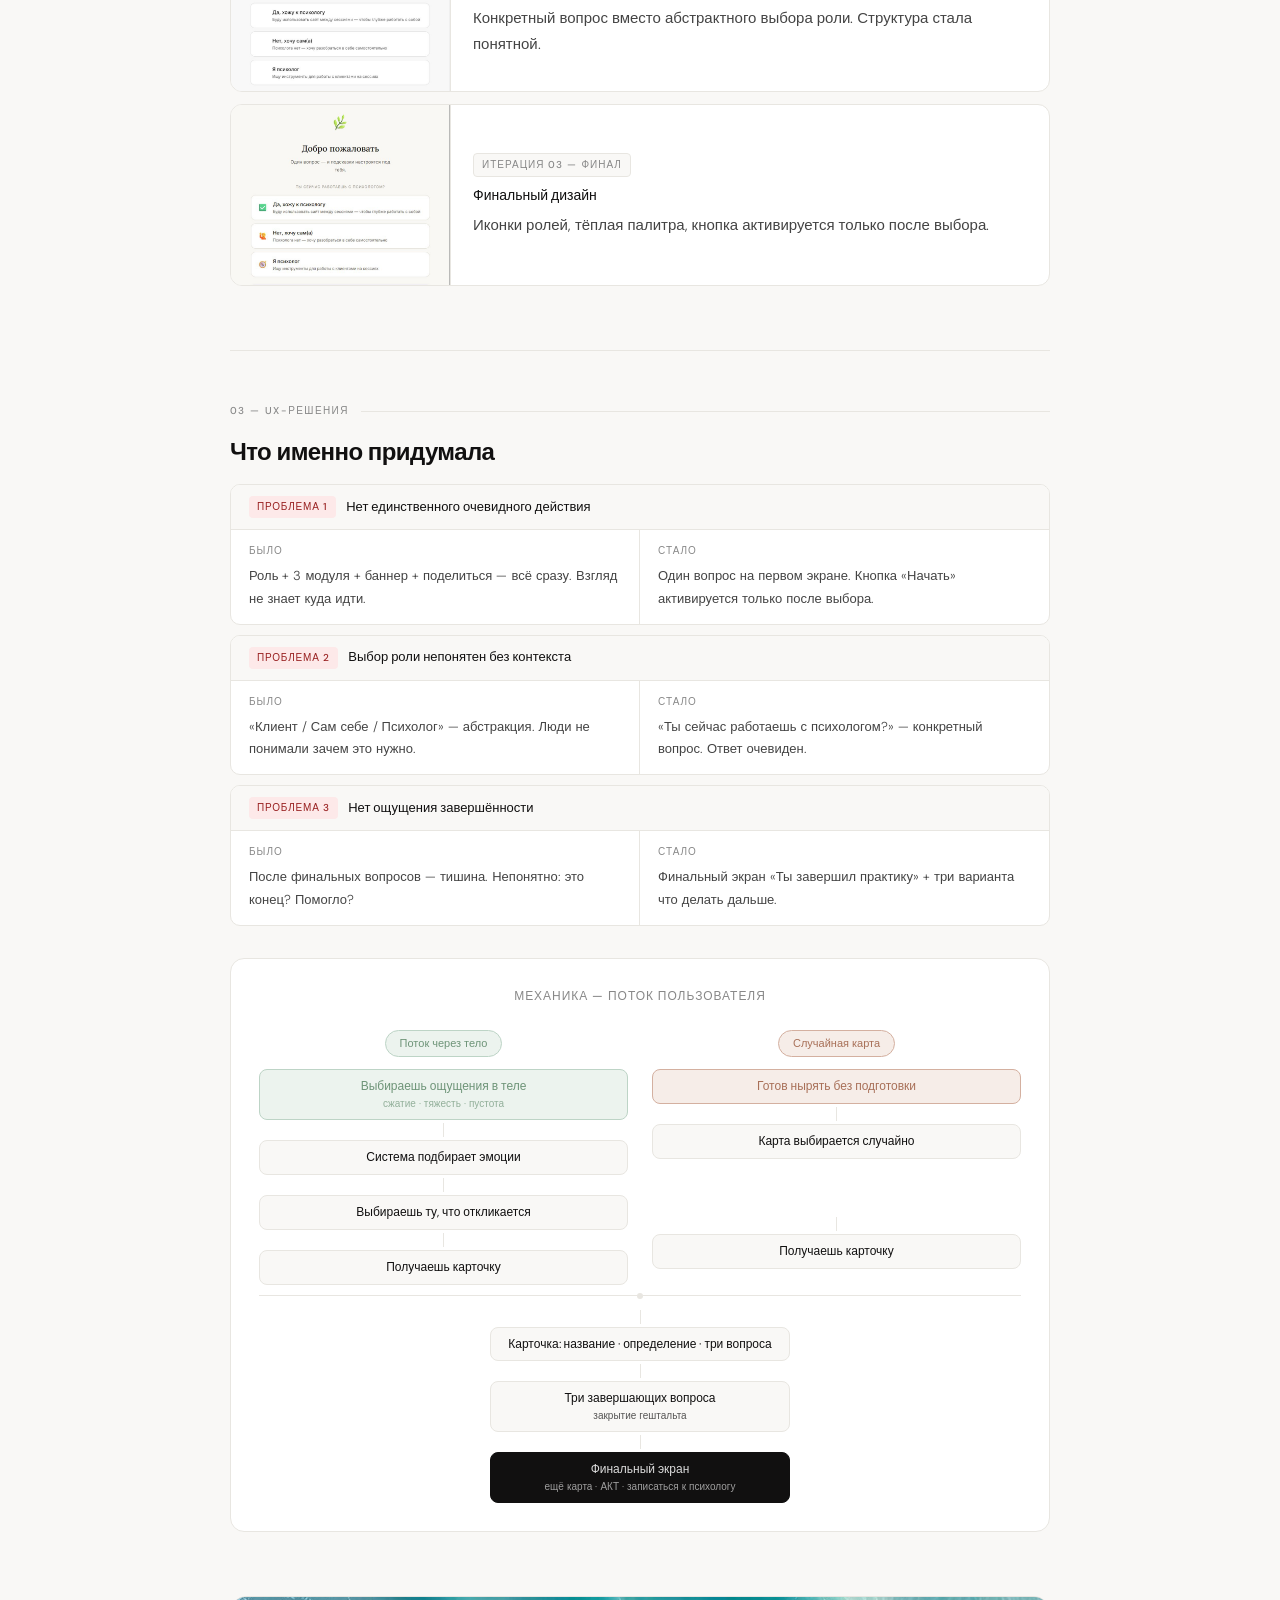
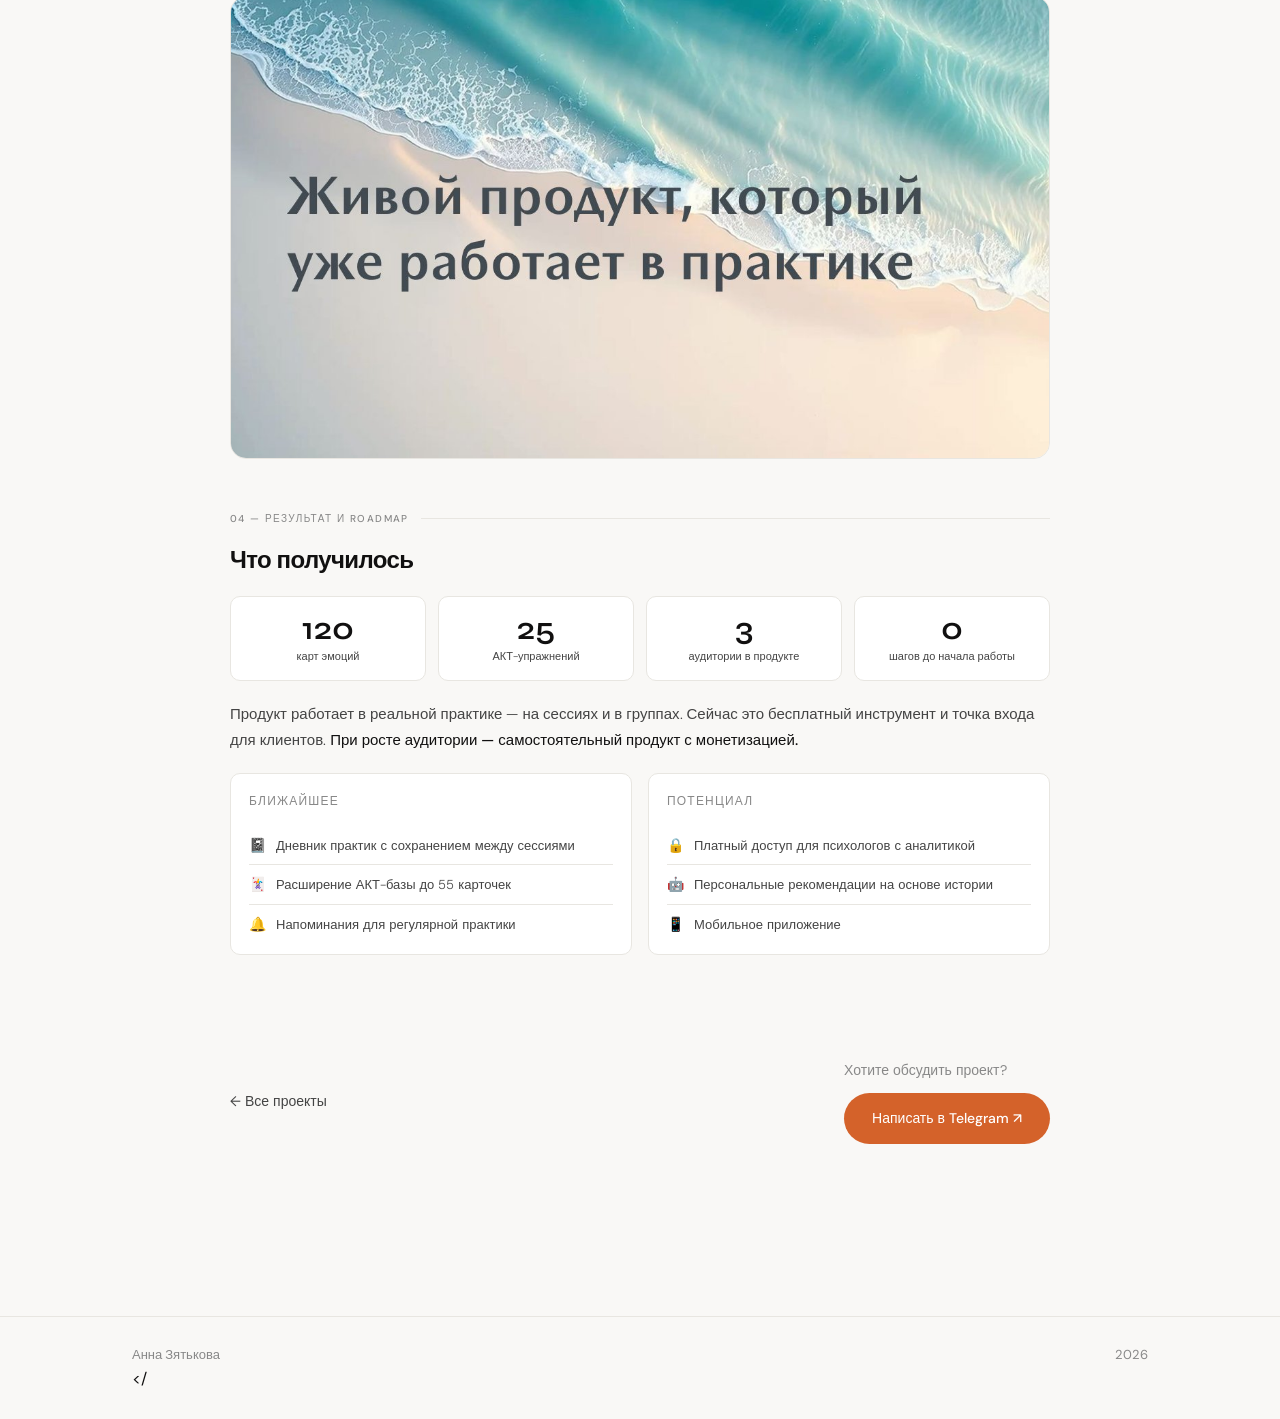
<file: psytools.html>
<!DOCTYPE html>
<html lang="ru">
<head>
<meta charset="UTF-8">
<meta name="viewport" content="width=device-width, initial-scale=1.0">
<title>PsyTools — психологические инструменты · Анна Зятькова</title>
<meta name="description" content="Кейс: психологические АКТ-карты в браузере. Авторский продукт от концепции до запуска — UX/UI, гештальт-подход.">
<meta property="og:title" content="PsyTools — психологические карты в браузере">
<meta property="og:description" content="Авторский продукт: инструменты психологической самопомощи на основе гештальт-подхода и АКТ.">
<meta property="og:image" content="https://product-designer-portfolio-gamma.vercel.app/assets/psytools-1.jpg">
<link rel="stylesheet" href="css/style.css">
<style>
/* ── PSYTOOLS PAGE-SPECIFIC STYLES ── */
/* Warm secondary palette for psychology context */
:root {
  --psy-sage:    #6e9478; --psy-sage-bg: #ecf3ee; --psy-sage-bd: #bdd4c6;
  --psy-lav:     #8f84b8; --psy-lav-bg:  #f0eef8; --psy-lav-bd:  #ccc8e4;
  --psy-clay:    #a87058; --psy-clay-bg: #f6ede8; --psy-clay-bd: #d4b0a0;
  --psy-sand:    #bfa882; --psy-sand-bg: #f8f4ed;
}

/* Page wrapper — max-width 820 for reading comfort */
.page { max-width: 820px; margin: 0 auto; padding: 64px 0 100px; }

/* HERO */
.psy-hero { margin-bottom: 64px; }
.eyebrow { display: flex; gap: 8px; flex-wrap: wrap; margin-bottom: 22px; }
.pill {
  padding: 4px 12px; border-radius: 20px;
  border: 1px solid var(--border); background: var(--surface);
  font-size: 12px; color: var(--ink-tertiary); font-family: var(--font-body);
}
.pill.sage { background: var(--psy-sage-bg); border-color: var(--psy-sage-bd); color: var(--psy-sage); }
.pill.lav  { background: var(--psy-lav-bg);  border-color: var(--psy-lav-bd);  color: var(--psy-lav); }

.psy-hero h1 {
  font-family: var(--font-display); font-size: clamp(36px, 7vw, 56px);
  font-weight: 600; letter-spacing: -0.03em; line-height: 1.05;
  color: var(--ink); margin-bottom: 14px;
}
.hero-lead {
  font-size: clamp(14px, 2vw, 16px); color: var(--ink-secondary);
  font-weight: 300; line-height: 1.75; max-width: 520px; margin-bottom: 28px;
}

/* Meta strip */
.hero-strip {
  display: flex; flex-wrap: wrap;
  border: 1px solid var(--border); border-radius: 12px;
  overflow: hidden; background: var(--surface);
  width: fit-content; max-width: 100%; margin-bottom: 40px;
}
.hm { padding: 12px 20px; border-right: 1px solid var(--border); }
.hm:last-child { border-right: none; }
.hm-l { font-size: 10px; color: var(--ink-tertiary); text-transform: uppercase; letter-spacing: 0.1em; margin-bottom: 3px; font-weight: 500; }
.hm-v { font-size: 13px; font-weight: 500; color: var(--ink); white-space: nowrap; font-family: var(--font-display); }

/* Mockup grid */
.mockups { display: grid; grid-template-columns: 1fr 1fr; gap: 10px; }
.mk-main {
  grid-column: 1 / -1; border-radius: 14px; overflow: hidden;
  border: 1px solid var(--border); background: #ece9e4;
  height: clamp(220px, 38vw, 400px);
}
.mk-main img { width: 100%; height: 100%; object-fit: cover; object-position: center 18%; display: block; }
.mk-sub { border-radius: 14px; overflow: hidden; border: 1px solid var(--border); height: clamp(130px, 18vw, 210px); }
.mk-sub.light { background: #f0ede8; } .mk-sub.dark { background: #111; }
.mk-sub img { width: 100%; height: 100%; object-fit: cover; display: block; }

/* Section structure */
.psy-section { margin-bottom: 64px; }
.sec-label {
  font-size: 10px; font-weight: 500; text-transform: uppercase;
  letter-spacing: 0.14em; color: var(--ink-tertiary);
  margin-bottom: 20px; display: flex; align-items: center; gap: 12px;
  font-family: var(--font-body);
}
.sec-label::after { content: ''; flex: 1; height: 1px; background: var(--border); }
.psy-section h2 {
  font-family: var(--font-display); font-size: clamp(18px, 3vw, 24px);
  font-weight: 600; letter-spacing: -0.025em; line-height: 1.2;
  color: var(--ink); margin-bottom: 16px;
}
.psy-section p { color: var(--ink-secondary); line-height: 1.75; margin-bottom: 12px; font-weight: 300; font-size: 15px; }
.psy-section p:last-child { margin-bottom: 0; }
.psy-section p strong { color: var(--ink); font-weight: 500; }

/* Insight quote */
.insight {
  background: var(--psy-sand-bg); border: 1px solid #d8c8a8;
  border-left: 3px solid var(--psy-sand); border-radius: 0 10px 10px 0;
  padding: 16px 20px; margin: 20px 0;
}
.insight p { font-size: 15px; color: var(--ink); font-style: italic; font-weight: 400; }

/* Two columns */
.two-col { display: grid; grid-template-columns: 1fr 1fr; gap: 10px; margin-top: 16px; }
.card-sm { background: var(--surface); border: 1px solid var(--border); border-radius: 10px; padding: 16px 18px; }
.card-sm h4 { font-size: 13px; font-weight: 500; color: var(--ink); margin-bottom: 6px; font-family: var(--font-display); }
.card-sm p { font-size: 13px; margin: 0; }

/* Audience row */
.aud-row { display: grid; grid-template-columns: repeat(3, 1fr); gap: 10px; margin-top: 16px; }
.aud { background: var(--surface); border: 1px solid var(--border); border-radius: 10px; padding: 14px; position: relative; overflow: hidden; }
.aud::before { content: ''; position: absolute; top: 0; left: 0; right: 0; height: 2px; }
.aud.a1::before { background: var(--psy-sage); }
.aud.a2::before { background: var(--psy-lav); }
.aud.a3::before { background: var(--psy-clay); }
.aud-icon { font-size: 18px; margin-bottom: 6px; }
.aud-name { font-size: 13px; font-weight: 500; color: var(--ink); margin-bottom: 3px; font-family: var(--font-display); }
.aud-desc { font-size: 12px; color: var(--ink-secondary); line-height: 1.5; }

/* Photo break */
.photo-break { width: 100%; margin: 52px 0; border-radius: 16px; overflow: hidden; border: 1px solid var(--border); }
.photo-break img { width: 100%; display: block; height: auto; }

/* Timeline */
.timeline { margin-top: 16px; }
.tl { display: grid; grid-template-columns: 130px 1fr; border: 1px solid var(--border); border-bottom: none; background: var(--surface); }
.tl:first-child { border-radius: 10px 10px 0 0; }
.tl:last-child  { border-bottom: 1px solid var(--border); border-radius: 0 0 10px 10px; }
.tl-l { padding: 13px 15px; border-right: 1px solid var(--border); background: var(--bg); }
.tl-n { font-size: 10px; font-weight: 500; text-transform: uppercase; letter-spacing: 0.1em; color: var(--ink-tertiary); margin-bottom: 2px; }
.tl-t { font-size: 13px; font-weight: 500; color: var(--ink); line-height: 1.3; font-family: var(--font-display); }
.tl-r { padding: 13px 16px; }
.tl-r p { font-size: 13px; margin: 0; }

/* Iteration rows */
.iter-list { display: flex; flex-direction: column; gap: 12px; margin-top: 24px; }
.iter-row { display: grid; grid-template-columns: 220px 1fr; border: 1px solid var(--border); border-radius: 12px; overflow: hidden; background: var(--surface); }
.iter-img { overflow: hidden; border-right: 1px solid var(--border); height: 180px; }
.iter-img img { width: 100%; height: 100%; object-fit: cover; object-position: top center; display: block; }
.iter-copy { padding: 18px 22px; display: flex; flex-direction: column; justify-content: center; }
.iter-badge { display: inline-block; font-size: 10px; font-weight: 500; text-transform: uppercase; letter-spacing: 0.1em; padding: 3px 8px; border-radius: 4px; background: var(--bg); color: var(--ink-tertiary); border: 1px solid var(--border); margin-bottom: 8px; width: fit-content; }
.iter-title { font-size: 14px; font-weight: 500; color: var(--ink); margin-bottom: 5px; font-family: var(--font-display); }
.iter-sub { font-size: 13px; color: var(--ink-secondary); line-height: 1.6; font-weight: 300; }

/* Divider */
.psy-div { height: 1px; background: var(--border); margin: 52px 0; }

/* UX problem blocks */
.ux-block { background: var(--surface); border: 1px solid var(--border); border-radius: 10px; overflow: hidden; margin-bottom: 10px; }
.ux-head { padding: 11px 18px; background: var(--bg); border-bottom: 1px solid var(--border); display: flex; align-items: center; gap: 10px; flex-wrap: wrap; }
.ux-badge { font-size: 10px; font-weight: 500; text-transform: uppercase; letter-spacing: 0.08em; padding: 3px 8px; border-radius: 4px; background: #fde9e9; color: #922; white-space: nowrap; }
.ux-title { font-size: 13px; font-weight: 500; color: var(--ink); }
.ux-cols { display: grid; grid-template-columns: 1fr 1fr; }
.ux-col { padding: 13px 18px; }
.ux-col:first-child { border-right: 1px solid var(--border); }
.ux-lbl { font-size: 10px; font-weight: 500; text-transform: uppercase; letter-spacing: 0.1em; color: var(--ink-tertiary); margin-bottom: 6px; }
.ux-col p { font-size: 13px; color: var(--ink-secondary); font-weight: 300; }

/* Flow diagram */
.flow-wrap { margin-top: 32px; background: var(--surface); border: 1px solid var(--border); border-radius: 14px; padding: 28px; }
.flow-title { font-size: 12px; font-weight: 500; letter-spacing: 0.08em; text-transform: uppercase; color: var(--ink-tertiary); margin-bottom: 24px; text-align: center; }
.flow-two { display: grid; grid-template-columns: 1fr 1fr; gap: 24px; }
.flow-col { display: flex; flex-direction: column; align-items: center; gap: 0; }
.fpill { display: inline-block; font-size: 11px; font-weight: 500; padding: 4px 14px; border-radius: 20px; margin-bottom: 12px; }
.fpill.sage { background: var(--psy-sage-bg); color: var(--psy-sage); border: 1px solid var(--psy-sage-bd); }
.fpill.clay { background: var(--psy-clay-bg); color: var(--psy-clay); border: 1px solid var(--psy-clay-bd); }
.fn { font-size: 12px; color: var(--ink); background: var(--bg); border: 1px solid var(--border); border-radius: 8px; padding: 8px 12px; text-align: center; width: 100%; line-height: 1.4; }
.fn.sage { border-color: var(--psy-sage-bd); background: var(--psy-sage-bg); color: var(--psy-sage); }
.fn.clay { border-color: var(--psy-clay-bd); background: var(--psy-clay-bg); color: var(--psy-clay); }
.fn.dark { background: var(--ink); color: rgba(255,255,255,0.85); border-color: var(--ink); }
.fn.ghost { opacity: 0; pointer-events: none; }
.fn small { display: block; font-size: 10px; opacity: 0.7; margin-top: 2px; }
.arr { width: 1px; height: 14px; background: var(--border); margin: 3px auto; }
.arr.ghost { opacity: 0; }
.flow-merge { display: flex; align-items: center; justify-content: center; gap: 0; margin: 8px 0; }
.mline { flex: 1; height: 1px; background: var(--border); }
.mdot { width: 6px; height: 6px; border-radius: 50%; background: var(--border); flex-shrink: 0; }
.flow-shared { display: flex; flex-direction: column; align-items: center; }

/* Stats */
.stats { display: grid; grid-template-columns: repeat(4, 1fr); gap: 12px; margin: 20px 0; }
.stat { background: var(--surface); border: 1px solid var(--border); border-radius: 10px; padding: 16px; text-align: center; }
.stat-n { display: block; font-family: var(--font-display); font-size: 32px; font-weight: 600; color: var(--ink); line-height: 1; margin-bottom: 4px; }
.stat-l { font-size: 11px; color: var(--ink-secondary); line-height: 1.4; font-weight: 300; }

/* Roadmap */
.rm-cols { display: grid; grid-template-columns: 1fr 1fr; gap: 16px; margin-top: 20px; }
.rm-col { background: var(--surface); border: 1px solid var(--border); border-radius: 10px; padding: 18px; }
.rm-col h4 { font-size: 12px; font-weight: 500; text-transform: uppercase; letter-spacing: 0.1em; color: var(--ink-tertiary); margin-bottom: 14px; font-family: var(--font-body); }
.rm-item { display: flex; align-items: baseline; gap: 10px; padding: 8px 0; border-bottom: 1px solid var(--border); font-size: 13px; color: var(--ink-secondary); font-weight: 300; }
.rm-item:last-child { border-bottom: none; padding-bottom: 0; }
.rm-item span { font-size: 14px; flex-shrink: 0; }

/* RESPONSIVE */
@media (max-width: 640px) {
  .two-col, .aud-row, .flow-two, .rm-cols { grid-template-columns: 1fr; }
  .iter-row { grid-template-columns: 1fr; }
  .iter-img { height: 160px; border-right: none; border-bottom: 1px solid var(--border); }
  .ux-cols { grid-template-columns: 1fr; }
  .ux-col:first-child { border-right: none; border-bottom: 1px solid var(--border); }
  .stats { grid-template-columns: 1fr 1fr; }
  .mockups { grid-template-columns: 1fr; }
  .mk-sub { height: 160px; }
}
</style>
</head>
<body>

<header>
  <div class="wrap">
    <nav class="nav">
      <a href="index.html" class="back-link">← Назад</a>
      <a href="index.html" class="nav-brand">Анна Зятькова</a>
    </nav>
  </div>
</header>

<main>
<div class="wrap">
<div class="page">

  <!-- HERO -->
  <div class="psy-hero">
    <div class="eyebrow fade-1">
      <span class="pill">Web App · 2025</span>
      <span class="pill sage">UX/UI Design</span>
      <span class="pill lav">Product Owner</span>
    </div>
    <h1 class="fade-2">PsyTools</h1>
    <p class="hero-lead fade-3">Психологические карты в браузере — без регистрации, без приложений. Инструмент самопомощи на основе гештальт-подхода и АКТ, который я придумала, спроектировала и запустила.</p>
    <div class="hero-strip fade-4">
      <div class="hm"><div class="hm-l">Роль</div><div class="hm-v">Автор · UX/UI · Product</div></div>
      <div class="hm"><div class="hm-l">Домен</div><div class="hm-v">Psychology · Web</div></div>
      <div class="hm"><div class="hm-l">Статус</div><div class="hm-v">Запущен · В развитии</div></div>
    </div>
    <div class="mockups fade-5">
      <div class="mk-main"><img src="assets/psytools-1.jpg" alt="PsyTools на iPad" loading="lazy"></div>
      <div class="mk-sub light"><img src="assets/psytools-2.jpg" alt="PsyTools с клавиатурой" loading="lazy"></div>
      <div class="mk-sub dark"><img src="assets/psytools-3.jpg" alt="PsyTools на телефоне" loading="lazy"></div>
    </div>
  </div>

  <!-- 01 — ИДЕЯ -->
  <div class="psy-section">
    <div class="sec-label">01 — Идея и инсайт</div>
    <h2>Зачем этот продукт</h2>
    <p>Я гештальт-психотерапевт. Между сессиями клиенты теряют контакт с тем, что происходило в работе. Нужен инструмент — простой, без порога входа, на научной основе.</p>
    <p>Большинство психологических приложений либо слишком академичны, либо слишком поверхностны. <strong>Научная база — в формате «открыл и работаешь».</strong></p>
    <div class="insight">
      <p>«Когда не знаешь как называется то, что внутри — нужно начинать не с ума, а с тела. Это стало ключевым UX-решением.»</p>
    </div>
    <div class="two-col">
      <div class="card-sm"><h4>Проблема рынка</h4><p>Академические инструменты требуют подготовки. Медитативные приложения слишком упрощены. Карточные колоды существуют только офлайн.</p></div>
      <div class="card-sm"><h4>Решение</h4><p>Гештальт-подход и АКТ — упакованы в простой интерфейс. Вход через тело, а не через ум.</p></div>
    </div>
    <div class="aud-row">
      <div class="aud a1"><div class="aud-icon">🌱</div><div class="aud-name">Клиент</div><div class="aud-desc">Работает самостоятельно между сессиями с психологом</div></div>
      <div class="aud a2"><div class="aud-icon">🙋</div><div class="aud-name">Сам себе</div><div class="aud-desc">Практикует без терапевта, хочет разобраться в себе</div></div>
      <div class="aud a3"><div class="aud-icon">🧭</div><div class="aud-name">Психолог</div><div class="aud-desc">Использует карточки прямо на сессии или в группе</div></div>
    </div>
  </div>

  <div class="photo-break">
    <img src="assets/psytools-4.jpg" alt="Инструмент для тех, кто хочет быть ближе к себе" loading="lazy">
  </div>

  <!-- 02 — ПРОЦЕСС -->
  <div class="psy-section">
    <div class="sec-label">02 — Процесс и итерации</div>
    <h2>Как создавала</h2>
    <p>Проект полностью авторский — от идеи до задеплоенного продукта. Работала итерациями: каждый этап заканчивался тестированием и конкретными выводами.</p>
    <div class="timeline">
      <div class="tl"><div class="tl-l"><div class="tl-n">01</div><div class="tl-t">Концепция</div></div><div class="tl-r"><p>Два модуля и их логика: «сначала прожить → потом действовать». Механика телесного навигатора как ключевое отличие.</p></div></div>
      <div class="tl"><div class="tl-l"><div class="tl-n">02</div><div class="tl-t">Прототип MVP</div></div><div class="tl-r"><p>Рабочий прототип с 12 эмоциями и 17 АКТ-картами. Проверила оба пути входа. Нашла первые проблемы.</p></div></div>
      <div class="tl"><div class="tl-l"><div class="tl-n">03</div><div class="tl-t">UX-аудит</div></div><div class="tl-r"><p>Прошла продукт с позиций трёх ролей: пользователь, дизайнер, психолог. Три критичные проблемы → три итерации.</p></div></div>
      <div class="tl"><div class="tl-l"><div class="tl-n">04</div><div class="tl-t">Расширение</div></div><div class="tl-r"><p>120 карт эмоций, 25 АКТ-упражнений, групповой режим, мобильная адаптация, SEO.</p></div></div>
      <div class="tl"><div class="tl-l"><div class="tl-n">05</div><div class="tl-t">Запуск</div></div><div class="tl-r"><p>Продукт запущен, используется на реальных сессиях.</p></div></div>
    </div>
    <div class="iter-list">
      <div class="iter-row">
        <div class="iter-img"><img src="assets/psytools-5.jpg" alt="Итерация 1" loading="lazy"></div>
        <div class="iter-copy">
          <span class="iter-badge">Итерация 01</span>
          <div class="iter-title">Первый вариант</div>
          <p class="iter-sub">Абстрактные роли без объяснений. Пользователь не понимает зачем выбирать.</p>
        </div>
      </div>
      <div class="iter-row">
        <div class="iter-img"><img src="assets/psytools-6.jpg" alt="Итерация 2" loading="lazy"></div>
        <div class="iter-copy">
          <span class="iter-badge">Итерация 02 — Вайрфрейм</span>
          <div class="iter-title">Переработка онбординга</div>
          <p class="iter-sub">Конкретный вопрос вместо абстрактного выбора роли. Структура стала понятной.</p>
        </div>
      </div>
      <div class="iter-row">
        <div class="iter-img"><img src="assets/psytools-7.jpg" alt="Итерация 3 — финал" loading="lazy"></div>
        <div class="iter-copy">
          <span class="iter-badge">Итерация 03 — Финал</span>
          <div class="iter-title">Финальный дизайн</div>
          <p class="iter-sub">Иконки ролей, тёплая палитра, кнопка активируется только после выбора.</p>
        </div>
      </div>
    </div>
  </div>

  <div class="psy-div"></div>

  <!-- 03 — UX -->
  <div class="psy-section">
    <div class="sec-label">03 — UX-решения</div>
    <h2>Что именно придумала</h2>
    <div class="ux-block">
      <div class="ux-head"><span class="ux-badge">Проблема 1</span><span class="ux-title">Нет единственного очевидного действия</span></div>
      <div class="ux-cols">
        <div class="ux-col"><div class="ux-lbl">Было</div><p>Роль + 3 модуля + баннер + поделиться — всё сразу. Взгляд не знает куда идти.</p></div>
        <div class="ux-col"><div class="ux-lbl">Стало</div><p>Один вопрос на первом экране. Кнопка «Начать» активируется только после выбора.</p></div>
      </div>
    </div>
    <div class="ux-block">
      <div class="ux-head"><span class="ux-badge">Проблема 2</span><span class="ux-title">Выбор роли непонятен без контекста</span></div>
      <div class="ux-cols">
        <div class="ux-col"><div class="ux-lbl">Было</div><p>«Клиент / Сам себе / Психолог» — абстракция. Люди не понимали зачем это нужно.</p></div>
        <div class="ux-col"><div class="ux-lbl">Стало</div><p>«Ты сейчас работаешь с психологом?» — конкретный вопрос. Ответ очевиден.</p></div>
      </div>
    </div>
    <div class="ux-block">
      <div class="ux-head"><span class="ux-badge">Проблема 3</span><span class="ux-title">Нет ощущения завершённости</span></div>
      <div class="ux-cols">
        <div class="ux-col"><div class="ux-lbl">Было</div><p>После финальных вопросов — тишина. Непонятно: это конец? Помогло?</p></div>
        <div class="ux-col"><div class="ux-lbl">Стало</div><p>Финальный экран «Ты завершил практику» + три варианта что делать дальше.</p></div>
      </div>
    </div>

    <!-- Flow diagram -->
    <div class="flow-wrap">
      <div class="flow-title">Механика — поток пользователя</div>
      <div class="flow-two">
        <div class="flow-col">
          <span class="fpill sage">Поток через тело</span>
          <div class="fn sage">Выбираешь ощущения в теле<small>сжатие · тяжесть · пустота</small></div>
          <div class="arr"></div>
          <div class="fn">Система подбирает эмоции</div>
          <div class="arr"></div>
          <div class="fn">Выбираешь ту, что откликается</div>
          <div class="arr"></div>
          <div class="fn">Получаешь карточку</div>
        </div>
        <div class="flow-col">
          <span class="fpill clay">Случайная карта</span>
          <div class="fn clay">Готов нырять без подготовки</div>
          <div class="arr"></div>
          <div class="fn">Карта выбирается случайно</div>
          <div class="arr ghost"></div>
          <div class="fn ghost">—</div>
          <div class="arr"></div>
          <div class="fn">Получаешь карточку</div>
        </div>
      </div>
      <div class="flow-merge"><div class="mline"></div><div class="mdot"></div><div class="mline"></div></div>
      <div class="flow-shared">
        <div class="arr"></div>
        <div class="fn" style="max-width:300px;margin:0 auto;">Карточка: название · определение · три вопроса</div>
        <div class="arr"></div>
        <div class="fn" style="max-width:300px;margin:0 auto;">Три завершающих вопроса<small>закрытие гештальта</small></div>
        <div class="arr"></div>
        <div class="fn dark" style="max-width:300px;margin:0 auto;">Финальный экран<small>ещё карта · АКТ · записаться к психологу</small></div>
      </div>
    </div>
  </div>

  <div class="photo-break">
    <img src="assets/psytools-8.jpg" alt="Живой продукт, который уже работает в практике" loading="lazy">
  </div>

  <!-- 04 — РЕЗУЛЬТАТ -->
  <div class="psy-section">
    <div class="sec-label">04 — Результат и roadmap</div>
    <h2>Что получилось</h2>
    <div class="stats">
      <div class="stat"><span class="stat-n">120</span><div class="stat-l">карт эмоций</div></div>
      <div class="stat"><span class="stat-n">25</span><div class="stat-l">АКТ-упражнений</div></div>
      <div class="stat"><span class="stat-n">3</span><div class="stat-l">аудитории в продукте</div></div>
      <div class="stat"><span class="stat-n">0</span><div class="stat-l">шагов до начала работы</div></div>
    </div>
    <p>Продукт работает в реальной практике — на сессиях и в группах. Сейчас это бесплатный инструмент и точка входа для клиентов. <strong>При росте аудитории — самостоятельный продукт с монетизацией.</strong></p>
    <div class="rm-cols">
      <div class="rm-col">
        <h4>Ближайшее</h4>
        <div class="rm-item"><span>📓</span>Дневник практик с сохранением между сессиями</div>
        <div class="rm-item"><span>🃏</span>Расширение АКТ-базы до 55 карточек</div>
        <div class="rm-item"><span>🔔</span>Напоминания для регулярной практики</div>
      </div>
      <div class="rm-col">
        <h4>Потенциал</h4>
        <div class="rm-item"><span>🔒</span>Платный доступ для психологов с аналитикой</div>
        <div class="rm-item"><span>🤖</span>Персональные рекомендации на основе истории</div>
        <div class="rm-item"><span>📱</span>Мобильное приложение</div>
      </div>
    </div>
  </div>

  <div class="case-footer">
    <a href="index.html" class="back-btn">← Все проекты</a>
    <a href="https://t.me/Avoktaiz" target="_blank" rel="noopener" style="text-decoration:none;">
      <p style="font-size:14px;color:var(--ink-tertiary);margin-bottom:12px;">Хотите обсудить проект?</p>
      <span class="cta-btn" style="margin-top:0;">Написать в Telegram ↗</span>
    </a>
  </div>

</div>
</div>
</main>

<footer>
  <div class="wrap">
    <div class="footer-inner">
      <span class="footer-name">Анна Зятькова</span>
      <span class="footer-copy">2026</span>
    </div>
  </
</file>
<file: css/style.css>
/* =============================================
   ANNA ZIATKOVA — PORTFOLIO
   Shared styles: tokens, base, nav, case layout
   ============================================= */

@import url('https://fonts.googleapis.com/css2?family=Syne:wght@400;500;600;700&family=DM+Sans:ital,wght@0,300;0,400;0,500;1,300&display=swap');

/* ── RESET ── */
*, *::before, *::after { margin: 0; padding: 0; box-sizing: border-box; }

/* ── TOKENS ── */
:root {
  --bg:            #F9F8F6;
  --surface:       #FFFFFF;
  --ink:           #111010;
  --ink-secondary: #444444;
  --ink-tertiary:  #888888;
  --border:        #E8E6E1;
  --card-hover:    #F2F1EE;
  --accent:        #D4622A;
  --accent-soft:   rgba(212, 98, 42, 0.08);

  --font-display: 'Syne', sans-serif;
  --font-body:    'DM Sans', sans-serif;
  --max-w:        1080px;
  --radius-md:    16px;
  --radius-sm:    100px;
}

/* ── BASE ── */
html { scroll-behavior: smooth; }
body {
  font-family: var(--font-body);
  background-color: var(--bg);
  color: var(--ink);
  font-size: 16px;
  line-height: 1.6;
  -webkit-font-smoothing: antialiased;
  min-height: 100vh;
}

/* Subtle grain texture */
body::after {
  content: '';
  position: fixed; inset: 0;
  background-image: url("data:image/svg+xml,%3Csvg xmlns='http://www.w3.org/2000/svg' width='300' height='300'%3E%3Cfilter id='n'%3E%3CfeTurbulence type='fractalNoise' baseFrequency='0.72' numOctaves='4' stitchTiles='stitch'/%3E%3C/filter%3E%3Crect width='300' height='300' filter='url(%23n)'/%3E%3C/svg%3E");
  background-size: 300px 300px;
  opacity: 0.022;
  pointer-events: none;
  z-index: 9998;
}

.wrap {
  width: 100%;
  max-width: var(--max-w);
  margin: 0 auto;
  padding: 0 32px;
}

/* ── NAV ── */
header {
  position: sticky; top: 0; z-index: 100;
  background: rgba(249,248,246,0.92);
  backdrop-filter: blur(12px);
  border-bottom: 1px solid var(--border);
}
.nav {
  display: flex;
  justify-content: space-between;
  align-items: center;
  height: 64px;
}

/* Home nav */
.nav-left { display: flex; align-items: center; gap: 10px; }
.nav-photo {
  width: 30px; height: 30px; border-radius: 50%; overflow: hidden;
  border: 1.5px solid var(--border); flex-shrink: 0; background: var(--border);
}
.nav-photo img { width: 100%; height: 100%; object-fit: cover; display: block; }
.logo {
  font-family: var(--font-display); font-weight: 600; font-size: 15px;
  letter-spacing: 0.02em; color: var(--ink); text-decoration: none;
}
.nav-links { display: flex; gap: 6px; align-items: center; }
.nav-links a {
  font-size: 14px; color: var(--ink-secondary); text-decoration: none;
  padding: 6px 14px; border-radius: var(--radius-sm);
  transition: all 0.2s; border: 1px solid transparent;
}
.nav-links a:hover { color: var(--ink); border-color: var(--border); background: var(--surface); }

/* Case nav */
.back-link {
  font-size: 14px; color: var(--ink-secondary); text-decoration: none;
  display: flex; align-items: center; gap: 6px; transition: color 0.2s;
}
.back-link:hover { color: var(--ink); }
.nav-brand {
  font-family: var(--font-display); font-size: 14px; font-weight: 500;
  color: var(--ink-tertiary); text-decoration: none;
}

/* ── FOOTER ── */
footer { border-top: 1px solid var(--border); padding: 28px 0; }
.footer-inner { display: flex; justify-content: space-between; align-items: center; }
.footer-name { font-family: var(--font-display); font-size: 13px; font-weight: 500; color: var(--ink-tertiary); }
.footer-copy { font-size: 13px; color: var(--ink-tertiary); }

/* ── CASE STUDY LAYOUT ── */
.case-header { padding: 72px 0 56px; border-bottom: 1px solid var(--border); }
.case-label {
  font-size: 11px; font-weight: 500; letter-spacing: 0.12em;
  text-transform: uppercase; color: var(--ink-tertiary);
  margin-bottom: 20px; display: flex; align-items: center; gap: 12px;
}
.case-label::before {
  content: ''; display: block; width: 24px; height: 2px;
  background: var(--accent); border-radius: 2px;
}
.case-header h1 {
  font-family: var(--font-display); font-size: clamp(30px, 4vw, 48px);
  font-weight: 600; line-height: 1.1; letter-spacing: -0.02em;
  margin-bottom: 32px; max-width: 700px;
}
.case-meta-row { display: flex; gap: 40px; flex-wrap: wrap; }
.case-meta-item { display: flex; flex-direction: column; gap: 5px; }
.case-meta-label {
  font-size: 11px; letter-spacing: 0.1em; text-transform: uppercase;
  color: var(--ink-tertiary); font-weight: 500;
}
.case-meta-value { font-size: 14px; color: var(--ink); }

/* Two-column case content */
.case-content { padding: 0; }

/* FIX: spacing lives on the section, so label + body start aligned */
.case-section {
  display: grid;
  grid-template-columns: 180px 1fr;
  gap: 0 72px;
  padding-top: 64px;
}
.case-content > .case-section:first-child { padding-top: 72px; }

.section-label {
  font-size: 11px; font-weight: 500; letter-spacing: 0.12em;
  text-transform: uppercase; color: var(--ink-tertiary);
  position: sticky; top: 80px; align-self: start;
  padding-top: 2px;
}
.section-body {
  padding-bottom: 64px;
  border-bottom: 1px solid var(--border);
}
.section-body:last-child { border-bottom: none; padding-bottom: 80px; }

/* Section body typography */
.section-body p {
  font-size: 16px; line-height: 1.75; color: var(--ink-secondary);
  font-weight: 300; margin-bottom: 0;
}
.section-body > p + p { margin-top: 16px; }
.section-body h2 {
  font-family: var(--font-display); font-size: 22px; font-weight: 600;
  margin-bottom: 16px; letter-spacing: -0.01em;
}

/* Role tags */
.role-tags { display: flex; flex-wrap: wrap; gap: 8px; margin-top: 20px; }
.role-tag {
  font-size: 12px; font-weight: 500; color: var(--ink);
  background: var(--surface); border: 1px solid var(--border);
  padding: 6px 14px; border-radius: var(--radius-sm);
  transition: all 0.15s;
}
.role-tag:hover { border-color: var(--accent); color: var(--accent); }

/* Result card */
.result-card {
  background: var(--ink); border-radius: 20px; padding: 40px 48px;
}
.result-kicker {
  font-size: 11px; font-weight: 500; letter-spacing: 0.14em;
  text-transform: uppercase; color: rgba(255,255,255,0.4); margin-bottom: 24px;
}
.result-list { list-style: none; }
.result-list li {
  font-size: 15px; color: rgba(255,255,255,0.75); font-weight: 300;
  padding: 14px 0; border-bottom: 1px solid rgba(255,255,255,0.08);
  display: flex; align-items: baseline; gap: 12px; line-height: 1.6;
}
.result-list li:last-child { border-bottom: none; }
.result-list li::before { content: '→'; color: rgba(255,255,255,0.3); font-size: 13px; flex-shrink: 0; }

/* Light result list */
.result-list.light li { color: var(--ink-secondary); border-bottom-color: var(--border); }
.result-list.light li::before { color: var(--ink-tertiary); }

/* Back button */
.back-btn {
  display: inline-flex; align-items: center; gap: 8px;
  font-size: 14px; color: var(--ink-secondary); text-decoration: none;
  margin-top: 72px; margin-bottom: 16px; transition: color 0.2s;
}
.back-btn:hover { color: var(--ink); }

/* Case footer CTA strip */
.case-footer {
  display: flex; align-items: center; justify-content: space-between;
  padding: 40px 0 72px; flex-wrap: wrap; gap: 16px;
}
.case-footer .back-btn { margin: 0; }

/* CTA button — accent colour */
.cta-btn {
  display: inline-flex; align-items: center; gap: 8px;
  margin-top: 32px; padding: 14px 28px;
  background: var(--accent); color: #fff;
  font-family: var(--font-body); font-size: 14px; font-weight: 500;
  border-radius: var(--radius-sm); text-decoration: none;
  transition: opacity 0.2s, transform 0.2s;
}
.cta-btn:hover { opacity: 0.88; transform: translateY(-1px); }
.result-card .cta-btn {
  background: rgba(255,255,255,0.1); border: 1px solid rgba(255,255,255,0.2);
  color: #fff; margin-top: 32px;
}
.result-card .cta-btn:hover { background: rgba(255,255,255,0.18); }

/* Image helpers */
.img-grid { display: grid; grid-template-columns: repeat(3, 1fr); gap: 12px; margin: 24px 0; }
.img-grid.single { grid-template-columns: 1fr; }
.img-grid img, .case-img {
  width: 100%; height: auto; border-radius: 12px;
  display: block; border: 1px solid var(--border);
}
.hero-image { margin: 64px 0; }
.hero-image img { width: 100%; height: auto; border-radius: 16px; display: block; border: 1px solid var(--border); }

/* Split row (text + image) */
.split-row { display: grid; grid-template-columns: 1fr 1fr; gap: 48px; align-items: center; margin-top: 40px; }
.split-row + .split-row { margin-top: 80px; padding-top: 80px; border-top: 1px solid var(--border); }
.split-row.reverse { direction: rtl; }
.split-row.reverse > * { direction: ltr; }
.split-img img { width: 100%; height: auto; border-radius: 12px; display: block; border: 1px solid var(--border); }
.split-text h3 {
  font-family: var(--font-display); font-size: 18px; font-weight: 600;
  margin-bottom: 12px; letter-spacing: -0.01em;
}
.split-text p { font-size: 15px; line-height: 1.7; color: var(--ink-secondary); font-weight: 300; }

/* General tag chip */
.tag {
  font-size: 11px; font-weight: 500; letter-spacing: 0.06em; text-transform: uppercase;
  color: var(--ink-tertiary); background: var(--bg); border: 1px solid var(--border);
  padding: 4px 10px; border-radius: var(--radius-sm);
}

/* Section header (home) */
.section-header { display: flex; justify-content: space-between; align-items: baseline; margin-bottom: 32px; }
.section-title {
  font-family: var(--font-display); font-size: 11px; font-weight: 500;
  letter-spacing: 0.14em; text-transform: uppercase; color: var(--ink-tertiary);
}

/* ── ANIMATION ── */
@keyframes fadeUp {
  from { opacity: 0; transform: translateY(14px); }
  to   { opacity: 1; transform: translateY(0); }
}
.fade-1 { animation: fadeUp 0.45s ease both; }
.fade-2 { animation: fadeUp 0.45s 0.08s ease both; }
.fade-3 { animation: fadeUp 0.45s 0.15s ease both; }
.fade-4 { animation: fadeUp 0.45s 0.20s ease both; }
.fade-5 { animation: fadeUp 0.45s 0.28s ease both; }
.fade-6 { animation: fadeUp 0.45s 0.35s ease both; }
.fade-7 { animation: fadeUp 0.45s 0.42s ease both; }

/* ── RESPONSIVE ── */
@media (max-width: 860px) {
  .case-section { grid-template-columns: 1fr; gap: 0; padding-top: 48px; }
  .case-content > .case-section:first-child { padding-top: 48px; }
  .section-label { position: static; margin-bottom: 12px; }
  .section-body { padding-bottom: 48px; }
  .img-grid { grid-template-columns: 1fr; }
  .result-card { padding: 28px 24px; }
  .split-row { grid-template-columns: 1fr; }
  .split-row.reverse { direction: ltr; }
}
@media (max-width: 768px) {
  .wrap { padding: 0 20px; }
  .case-meta-row { gap: 20px; }
  .footer-inner { flex-direction: column; gap: 8px; text-align: center; }
  .case-footer { flex-direction: column; align-items: flex-start; }
}
</file>
